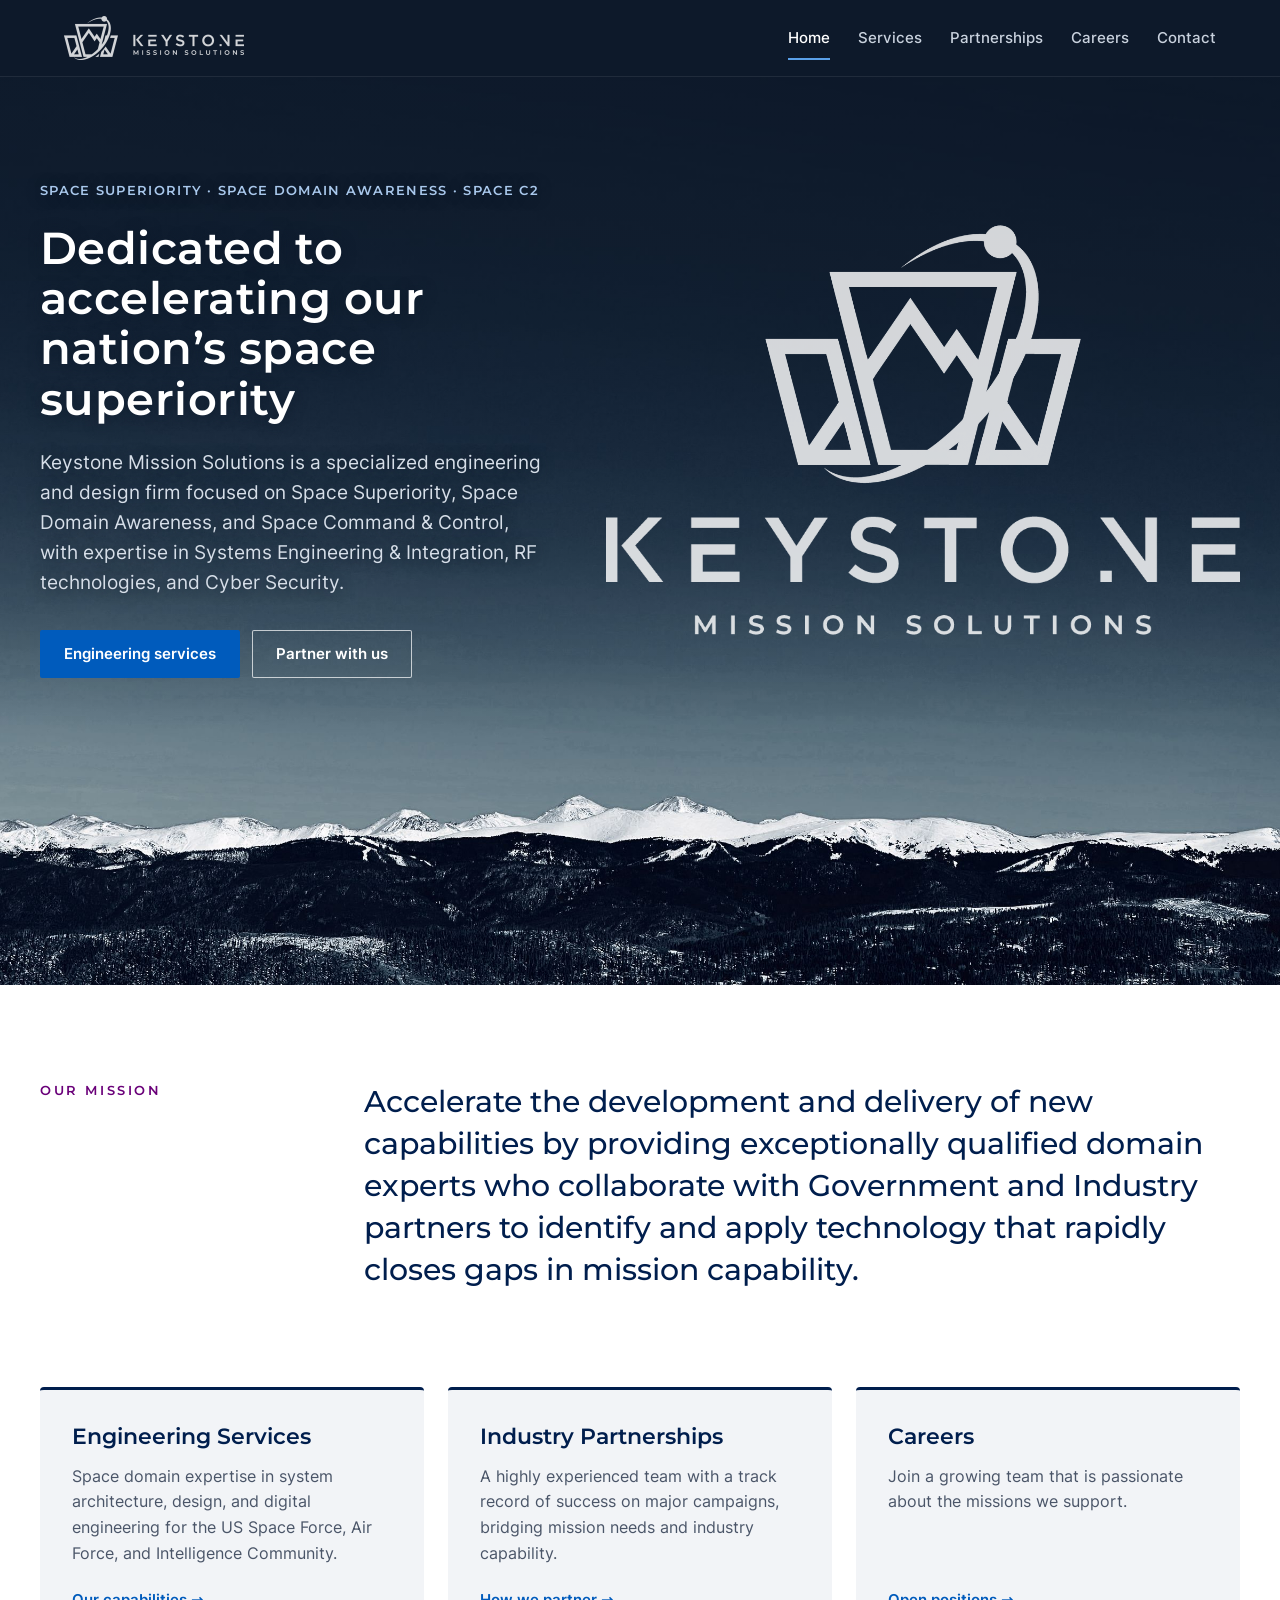
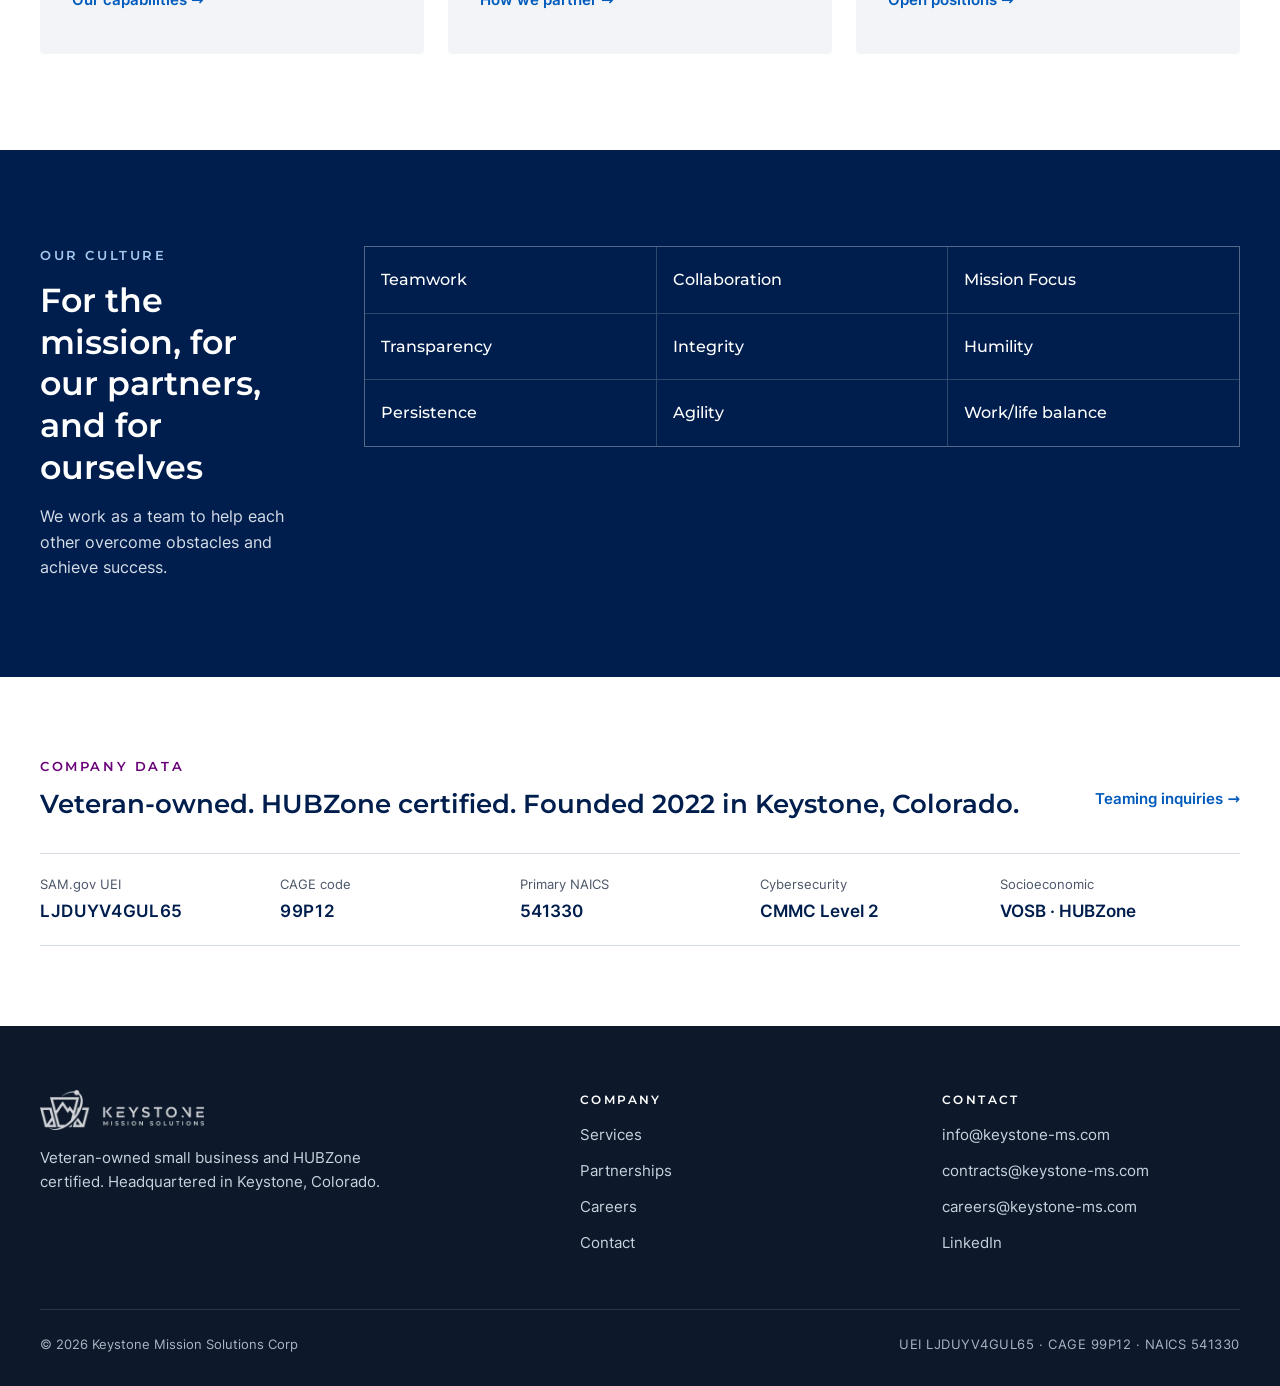
<file: index.html>
<!doctype html>
<html lang="en">
<head>
<meta charset="utf-8">
<meta name="viewport" content="width=device-width, initial-scale=1">
<meta http-equiv="Content-Security-Policy" content="default-src 'self'; img-src 'self'; style-src 'self'; font-src 'self'; script-src 'self'; connect-src 'none'; object-src 'none'; frame-src 'none'; base-uri 'self'; form-action 'none'">
<meta name="referrer" content="strict-origin-when-cross-origin">
<title>Keystone Mission Solutions | Space Engineering & Mission Solutions</title>
<meta name="description" content="Keystone Mission Solutions is a veteran-owned, HUBZone-certified engineering and design firm focused on Space Superiority, Space Domain Awareness, and Space Command & Control.">
<link rel="canonical" href="https://keystone-ms.com/">
<meta property="og:type" content="website">
<meta property="og:site_name" content="Keystone Mission Solutions">
<meta property="og:title" content="Keystone Mission Solutions | Space Engineering & Mission Solutions">
<meta property="og:description" content="Keystone Mission Solutions is a veteran-owned, HUBZone-certified engineering and design firm focused on Space Superiority, Space Domain Awareness, and Space Command & Control.">
<meta property="og:url" content="https://keystone-ms.com/">
<meta property="og:image" content="https://keystone-ms.com/assets/img/og-image.jpg">
<meta name="twitter:card" content="summary_large_image">
<link rel="icon" href="favicon.ico" sizes="any">
<link rel="icon" type="image/png" href="assets/img/favicon-32.png">
<link rel="apple-touch-icon" href="assets/img/apple-touch-icon.png">
<link rel="preload" href="assets/fonts/montserrat-latin-600-normal.woff2" as="font" type="font/woff2" crossorigin>
<link rel="stylesheet" href="assets/css/site.css">
<script src="assets/js/site.js" defer></script>
</head>
<body>
<a class="skip" href="#main">Skip to content</a>
<header class="site-header">
  <div class="site-header__inner">
    <a class="site-header__logo" href="./" aria-label="Keystone Mission Solutions home"><img src="assets/img/logo-horizontal-white.png" alt="Keystone Mission Solutions" width="180" height="44"></a>
    <nav aria-label="Main">
      <ul class="nav">
        <li><a href="./" aria-current="page">Home</a></li>
        <li><a href="services.html">Services</a></li>
        <li><a href="partnerships.html">Partnerships</a></li>
        <li><a href="careers.html">Careers</a></li>
        <li><a href="contact.html">Contact</a></li>
      </ul>
    </nav>
  </div>
</header>
<main id="main">

<section class="hero">
  <div class="wrap hero__inner">
    <div class="hero__text stack">
      <p class="eyebrow eyebrow--light">Space Superiority &middot; Space Domain Awareness &middot; Space C2</p>
      <h1 class="h1 h1--hero">Dedicated to accelerating our nation&rsquo;s space superiority</h1>
      <p class="lead lead--dark">Keystone Mission Solutions is a specialized engineering and design firm focused on Space Superiority, Space Domain Awareness, and Space Command &amp; Control, with expertise in Systems Engineering &amp; Integration, RF technologies, and Cyber Security.</p>
      <div class="btn-row">
        <a class="btn btn--primary" href="services.html">Engineering services</a>
        <a class="btn btn--ghost" href="partnerships.html">Partner with us</a>
      </div>
    </div>
    <div class="hero__logo lockup">
      <div class="assemble" aria-hidden="true">
        <img class="k" src="assets/img/mark-keystone.png" alt="" width="600" height="492">
        <img class="ks" src="assets/img/mark-keystone-solid.png" alt="" width="600" height="492">
        <img class="m" src="assets/img/mark-mountain.png" alt="" width="600" height="492">
        <img class="n" src="assets/img/mark-notch.png" alt="" width="600" height="492">
        <img class="o" src="assets/img/mark-orbit.png" alt="" width="600" height="492">
      </div>
      <img class="lockup__word" src="assets/img/wordmark-white.png" alt="Keystone Mission Solutions" width="936" height="181">
    </div>
  </div>
</section>

<section class="sec">
  <div class="wrap split">
    <p class="eyebrow split__side">Our mission</p>
    <p class="statement split__main">Accelerate the development and delivery of new capabilities by providing exceptionally qualified domain experts who collaborate with Government and Industry partners to identify and apply technology that rapidly closes gaps in mission capability.</p>
  </div>
</section>

<section class="sec sec--top0">
  <div class="wrap cards">
    <article class="card card--rule">
      <h2 class="h3">Engineering Services</h2>
      <p class="grow muted">Space domain expertise in system architecture, design, and digital engineering for the US Space Force, Air Force, and Intelligence Community.</p>
      <a class="text-link" href="services.html">Our capabilities &rarr;</a>
    </article>
    <article class="card card--rule">
      <h2 class="h3">Industry Partnerships</h2>
      <p class="grow muted">A highly experienced team with a track record of success on major campaigns, bridging mission needs and industry capability.</p>
      <a class="text-link" href="partnerships.html">How we partner &rarr;</a>
    </article>
    <article class="card card--rule">
      <h2 class="h3">Careers</h2>
      <p class="grow muted">Join a growing team that is passionate about the missions we support.</p>
      <a class="text-link" href="careers.html">Open positions &rarr;</a>
    </article>
  </div>
</section>

<section class="sec sec--navy">
  <div class="wrap split split--wide-gap">
    <div class="split__side stack stack--md">
      <p class="eyebrow eyebrow--light">Our culture</p>
      <h2 class="h2 h2--fluid">For the mission, for our partners, and for ourselves</h2>
      <p class="soft">We work as a team to help each other overcome obstacles and achieve success.</p>
    </div>
    <ul class="tiles tiles--3 tiles--dark tiles--values flex-main">
      <li>Teamwork</li><li>Collaboration</li><li>Mission Focus</li>
      <li>Transparency</li><li>Integrity</li><li>Humility</li>
      <li>Persistence</li><li>Agility</li><li>Work/life balance</li>
    </ul>
  </div>
</section>

<section class="sec sec--tight" aria-labelledby="company-data">
  <div class="wrap stack stack--lg">
    <div class="data-head">
      <div class="stack stack--sm">
        <p class="eyebrow">Company data</p>
        <h2 class="h2 h2--sm" id="company-data">Veteran-owned. HUBZone certified. Founded 2022 in Keystone, Colorado.</h2>
      </div>
      <a class="text-link" href="contact.html">Teaming inquiries &rarr;</a>
    </div>
    <dl class="data">
      <div><dt>SAM.gov UEI</dt><dd class="code">LJDUYV4GUL65</dd></div>
      <div><dt>CAGE code</dt><dd class="code">99P12</dd></div>
      <div><dt>Primary NAICS</dt><dd>541330</dd></div>
      <div><dt>Cybersecurity</dt><dd>CMMC Level 2</dd></div>
      <div><dt>Socioeconomic</dt><dd>VOSB &middot; HUBZone</dd></div>
    </dl>
  </div>
</section>
</main>
<footer class="site-footer">
  <div class="wrap">
    <div class="site-footer__cols">
      <div class="site-footer__brand">
        <img src="assets/img/logo-horizontal-white.png" alt="Keystone Mission Solutions" width="163" height="40">
        <p>Veteran-owned small business and HUBZone certified. Headquartered in Keystone, Colorado.</p>
      </div>
      <nav class="site-footer__col" aria-label="Footer">
        <h2>Company</h2>
        <ul>
          <li><a href="services.html">Services</a></li>
          <li><a href="partnerships.html">Partnerships</a></li>
          <li><a href="careers.html">Careers</a></li>
          <li><a href="contact.html">Contact</a></li>
        </ul>
      </nav>
      <div class="site-footer__col">
        <h2>Contact</h2>
        <ul>
          <li><a data-user="info" href="contact.html">info [at] keystone-ms.com</a></li>
          <li><a data-user="contracts" href="contact.html">contracts [at] keystone-ms.com</a></li>
          <li><a data-user="careers" href="contact.html">careers [at] keystone-ms.com</a></li>
          <li><a href="https://www.linkedin.com/company/keystone-ms" rel="noopener">LinkedIn</a></li>
        </ul>
      </div>
    </div>
    <div class="site-footer__base">
      <p>&copy; 2026 Keystone Mission Solutions Corp</p>
      <p class="code">UEI LJDUYV4GUL65 &middot; CAGE 99P12 &middot; NAICS 541330</p>
    </div>
  </div>
</footer>
</body>
</html>
</file>
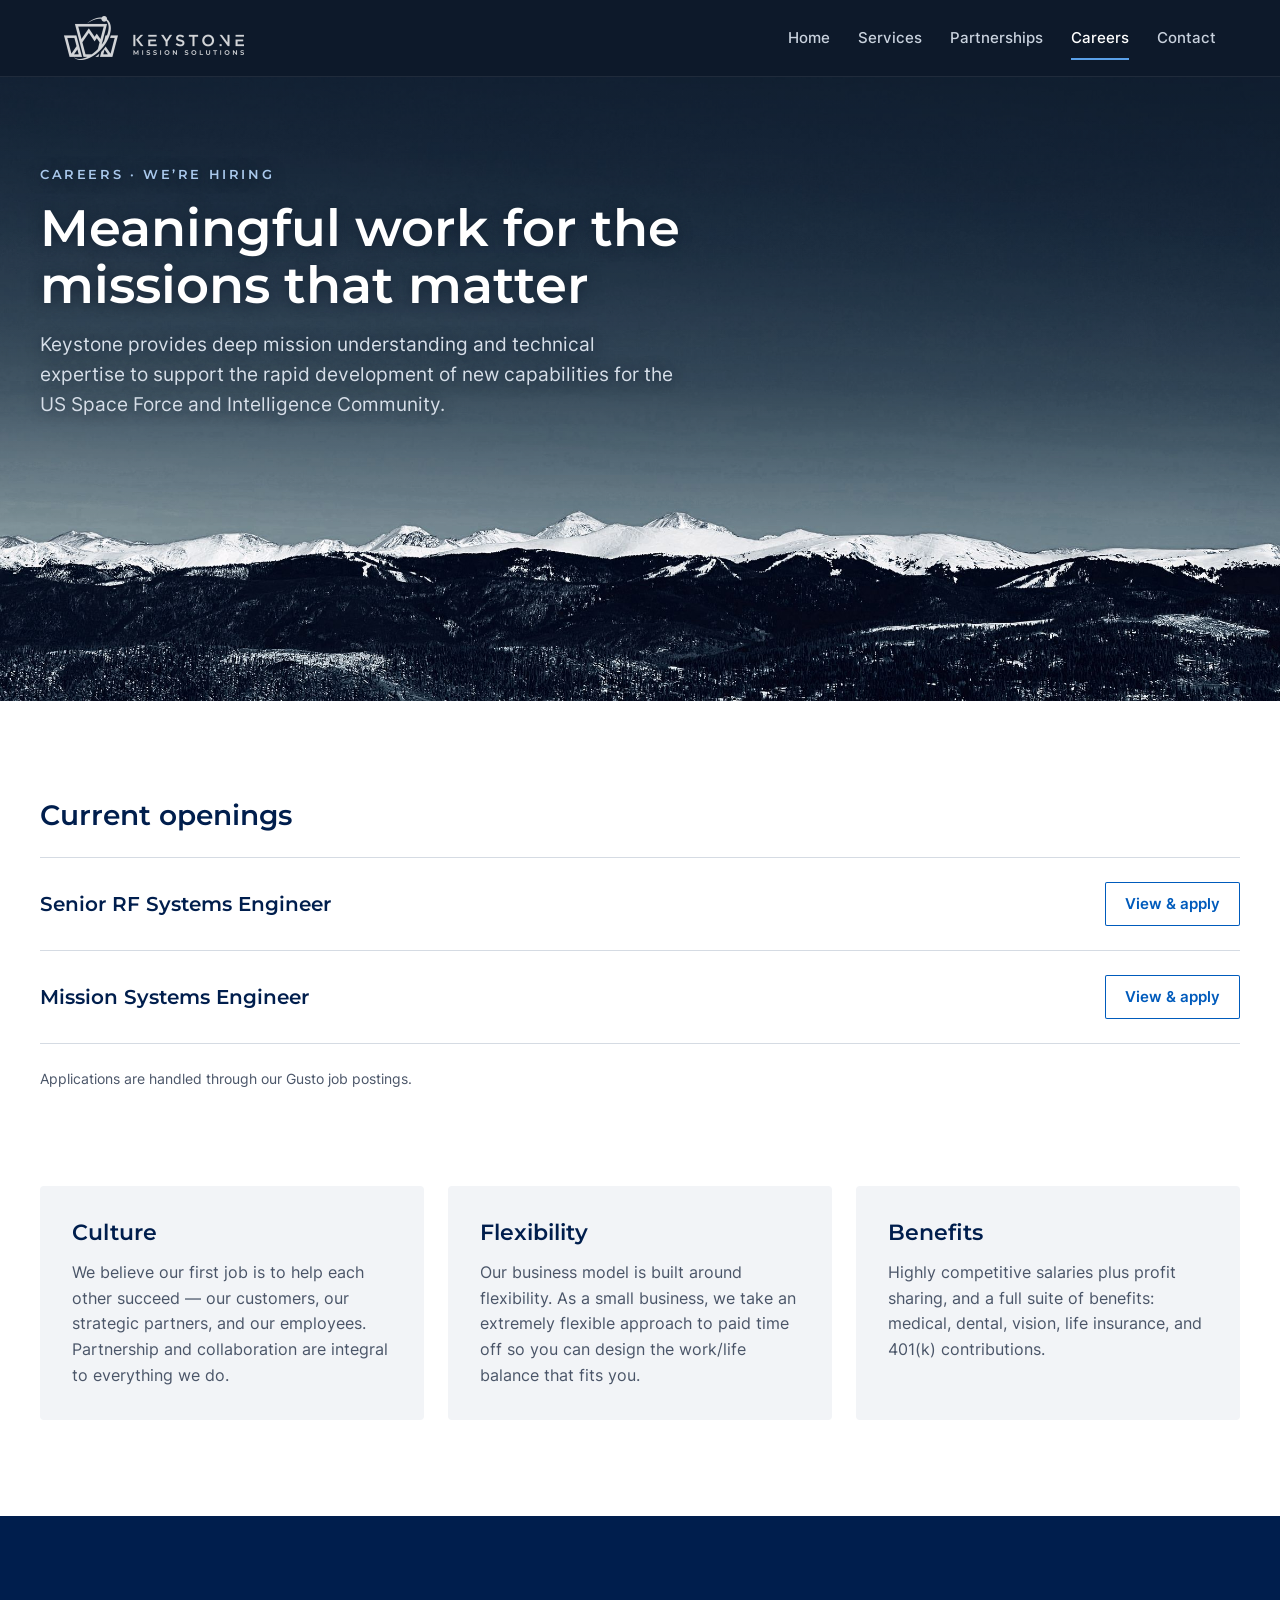
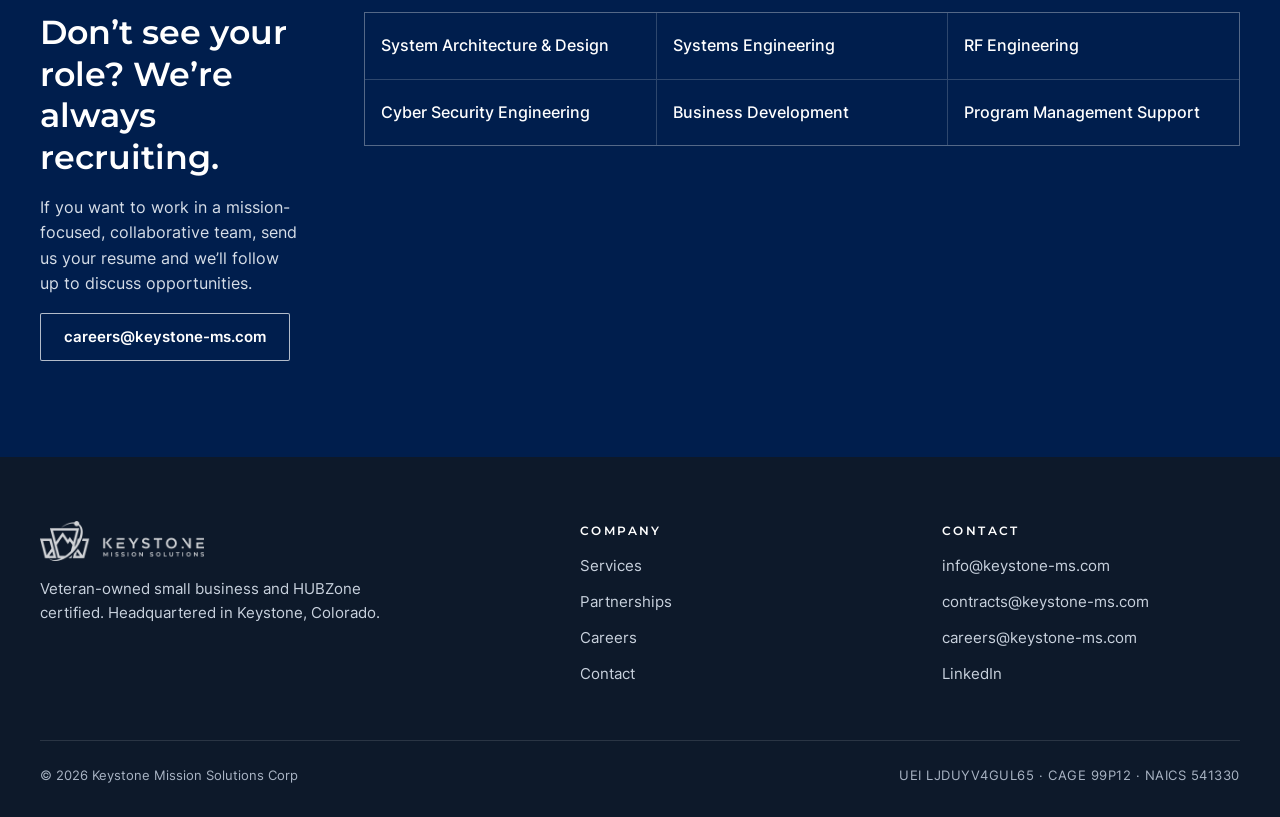
<file: careers.html>
<!doctype html>
<html lang="en">
<head>
<meta charset="utf-8">
<meta name="viewport" content="width=device-width, initial-scale=1">
<meta http-equiv="Content-Security-Policy" content="default-src 'self'; img-src 'self'; style-src 'self'; font-src 'self'; script-src 'self'; connect-src 'none'; object-src 'none'; frame-src 'none'; base-uri 'self'; form-action 'none'">
<meta name="referrer" content="strict-origin-when-cross-origin">
<title>Careers | Keystone Mission Solutions</title>
<meta name="description" content="Join Keystone Mission Solutions: mission-focused engineering work for the US Space Force and Intelligence Community, with flexible PTO, profit sharing, and full benefits.">
<link rel="canonical" href="https://keystone-ms.com/careers.html">
<meta property="og:type" content="website">
<meta property="og:site_name" content="Keystone Mission Solutions">
<meta property="og:title" content="Careers | Keystone Mission Solutions">
<meta property="og:description" content="Join Keystone Mission Solutions: mission-focused engineering work for the US Space Force and Intelligence Community, with flexible PTO, profit sharing, and full benefits.">
<meta property="og:url" content="https://keystone-ms.com/careers.html">
<meta property="og:image" content="https://keystone-ms.com/assets/img/og-image.jpg">
<meta name="twitter:card" content="summary_large_image">
<link rel="icon" href="favicon.ico" sizes="any">
<link rel="icon" type="image/png" href="assets/img/favicon-32.png">
<link rel="apple-touch-icon" href="assets/img/apple-touch-icon.png">
<link rel="preload" href="assets/fonts/montserrat-latin-600-normal.woff2" as="font" type="font/woff2" crossorigin>
<link rel="stylesheet" href="assets/css/site.css">
<script src="assets/js/site.js" defer></script>
</head>
<body>
<a class="skip" href="#main">Skip to content</a>
<header class="site-header">
  <div class="site-header__inner">
    <a class="site-header__logo" href="./" aria-label="Keystone Mission Solutions home"><img src="assets/img/logo-horizontal-white.png" alt="Keystone Mission Solutions" width="180" height="44"></a>
    <nav aria-label="Main">
      <ul class="nav">
        <li><a href="./">Home</a></li>
        <li><a href="services.html">Services</a></li>
        <li><a href="partnerships.html">Partnerships</a></li>
        <li><a href="careers.html" aria-current="page">Careers</a></li>
        <li><a href="contact.html">Contact</a></li>
      </ul>
    </nav>
  </div>
</header>
<main id="main">

<section class="band">
  <div class="wrap stack">
    <p class="eyebrow eyebrow--light">Careers &middot; We&rsquo;re hiring</p>
    <h1 class="h1">Meaningful work for the missions that matter</h1>
    <p class="lead lead--dark">Keystone provides deep mission understanding and technical expertise to support the rapid development of new capabilities for the US Space Force and Intelligence Community.</p>
  </div>
</section>

<section class="sec" aria-labelledby="openings">
  <div class="wrap stack">
    <h2 class="h2" id="openings">Current openings</h2>
    <ul class="jobs">
      <li>
        <span class="title">Senior RF Systems Engineer</span>
        <a class="btn btn--outline" href="https://jobs.gusto.com/postings/keystone-mission-solutions-corp-senior-rf-systems-engineer-ff71f97b-5548-4f24-87d1-8d5c9e5fcfb9" rel="noopener">View &amp; apply<span class="skip-text"> for Senior RF Systems Engineer</span></a>
      </li>
      <li>
        <span class="title">Mission Systems Engineer</span>
        <a class="btn btn--outline" href="https://jobs.gusto.com/postings/keystone-mission-solutions-corp-mission-systems-engineer-25c62b29-b1dc-4fe7-bd46-a783856ef5c4" rel="noopener">View &amp; apply<span class="skip-text"> for Mission Systems Engineer</span></a>
      </li>
    </ul>
    <p class="small muted">Applications are handled through our Gusto job postings.</p>
  </div>
</section>

<section class="sec sec--top0">
  <div class="wrap cards">
    <article class="card">
      <h3 class="h3">Culture</h3>
      <p class="muted">We believe our first job is to help each other succeed &mdash; our customers, our strategic partners, and our employees. Partnership and collaboration are integral to everything we do.</p>
    </article>
    <article class="card">
      <h3 class="h3">Flexibility</h3>
      <p class="muted">Our business model is built around flexibility. As a small business, we take an extremely flexible approach to paid time off so you can design the work/life balance that fits you.</p>
    </article>
    <article class="card">
      <h3 class="h3">Benefits</h3>
      <p class="muted">Highly competitive salaries plus profit sharing, and a full suite of benefits: medical, dental, vision, life insurance, and 401(k) contributions.</p>
    </article>
  </div>
</section>

<section class="sec sec--navy">
  <div class="wrap split split--wide-gap">
    <div class="split__side stack stack--md">
      <h2 class="h2 h2--fluid">Don&rsquo;t see your role? We&rsquo;re always recruiting.</h2>
      <p class="soft">If you want to work in a mission-focused, collaborative team, send us your resume and we&rsquo;ll follow up to discuss opportunities.</p>
      <p><a data-user="careers" class="btn btn--ghost" href="contact.html">careers [at] keystone-ms.com</a></p>
    </div>
    <ul class="tiles tiles--220 tiles--dark flex-main">
      <li>System Architecture &amp; Design</li>
      <li>Systems Engineering</li>
      <li>RF Engineering</li>
      <li>Cyber Security Engineering</li>
      <li>Business Development</li>
      <li>Program Management Support</li>
    </ul>
  </div>
</section>
</main>
<footer class="site-footer">
  <div class="wrap">
    <div class="site-footer__cols">
      <div class="site-footer__brand">
        <img src="assets/img/logo-horizontal-white.png" alt="Keystone Mission Solutions" width="163" height="40">
        <p>Veteran-owned small business and HUBZone certified. Headquartered in Keystone, Colorado.</p>
      </div>
      <nav class="site-footer__col" aria-label="Footer">
        <h2>Company</h2>
        <ul>
          <li><a href="services.html">Services</a></li>
          <li><a href="partnerships.html">Partnerships</a></li>
          <li><a href="careers.html">Careers</a></li>
          <li><a href="contact.html">Contact</a></li>
        </ul>
      </nav>
      <div class="site-footer__col">
        <h2>Contact</h2>
        <ul>
          <li><a data-user="info" href="contact.html">info [at] keystone-ms.com</a></li>
          <li><a data-user="contracts" href="contact.html">contracts [at] keystone-ms.com</a></li>
          <li><a data-user="careers" href="contact.html">careers [at] keystone-ms.com</a></li>
          <li><a href="https://www.linkedin.com/company/keystone-ms" rel="noopener">LinkedIn</a></li>
        </ul>
      </div>
    </div>
    <div class="site-footer__base">
      <p>&copy; 2026 Keystone Mission Solutions Corp</p>
      <p class="code">UEI LJDUYV4GUL65 &middot; CAGE 99P12 &middot; NAICS 541330</p>
    </div>
  </div>
</footer>
</body>
</html>
</file>
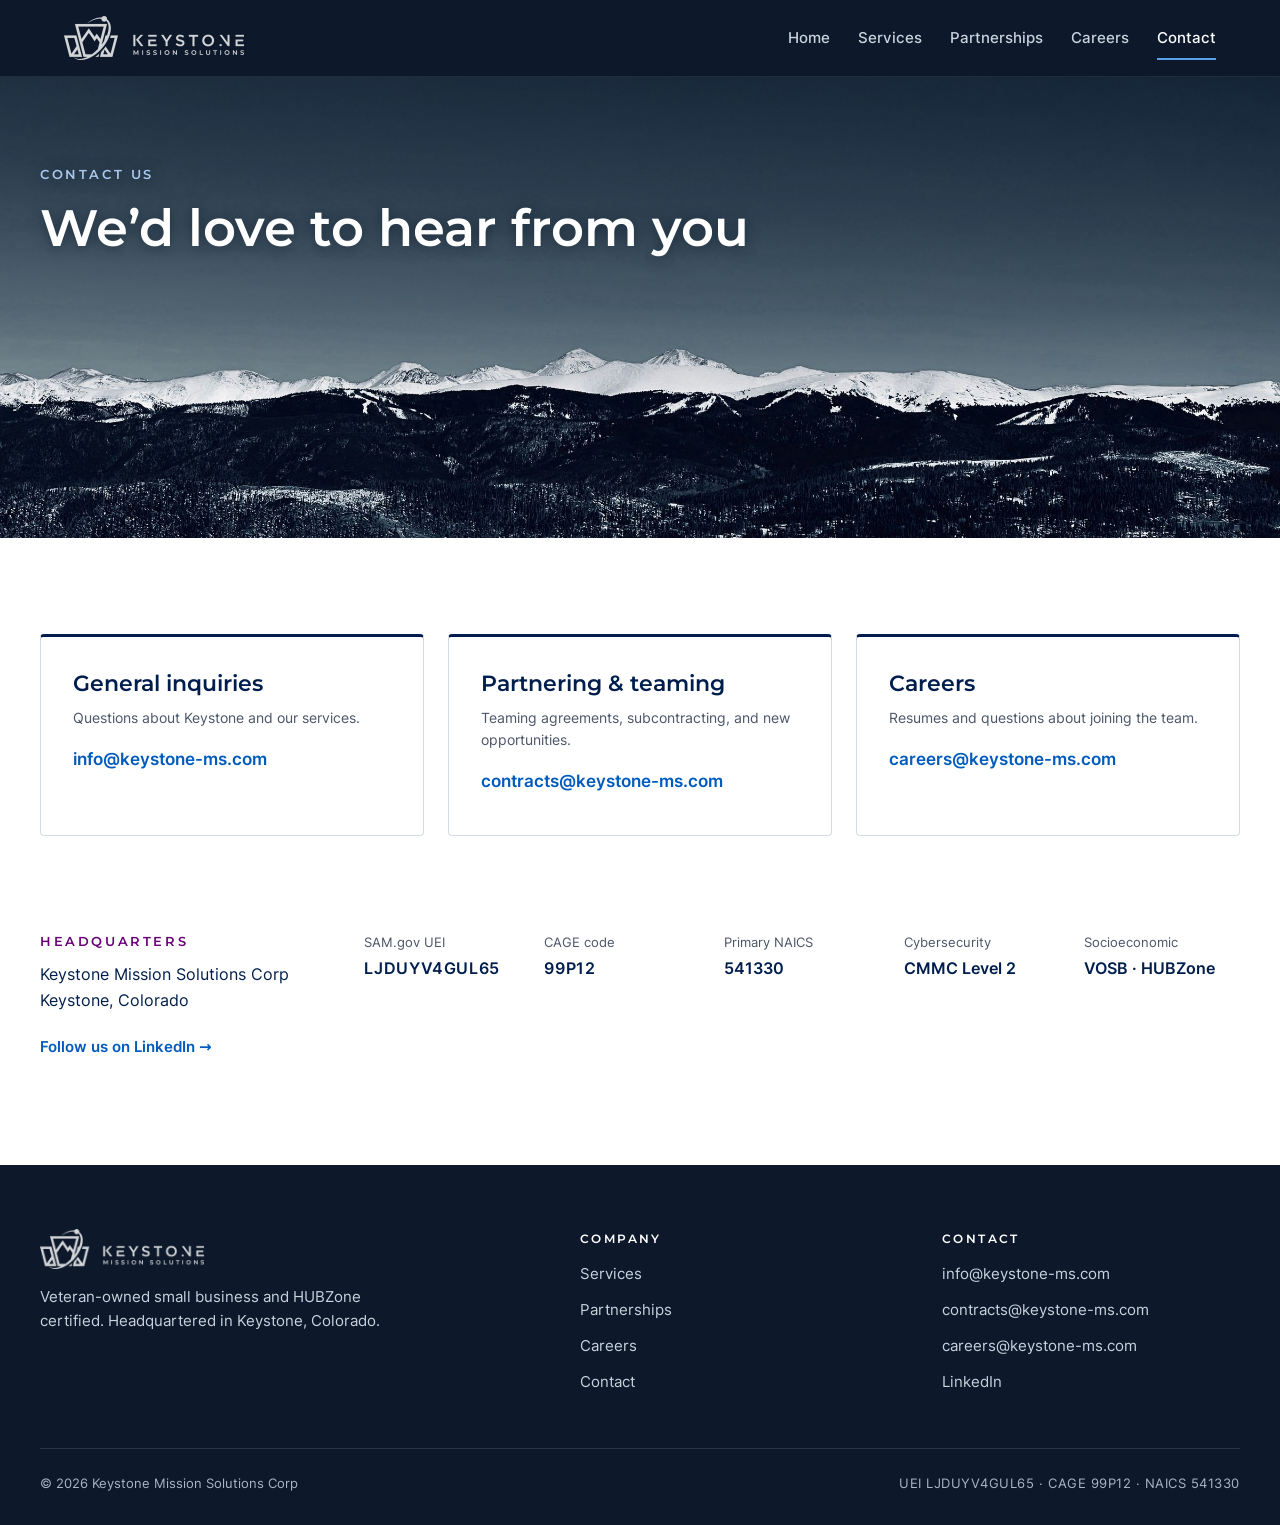
<file: contact-us.html>
<!doctype html>
<html lang="en">
<head>
<meta charset="utf-8">
<meta name="robots" content="noindex">
<meta http-equiv="refresh" content="0; url=contact.html">
<link rel="canonical" href="https://keystone-ms.com/contact.html">
<title>Contact | Keystone Mission Solutions</title>
</head>
<body>
<p>This page has moved to <a href="contact.html">keystone-ms.com/contact.html</a>.</p>
</body>
</html>
</file>
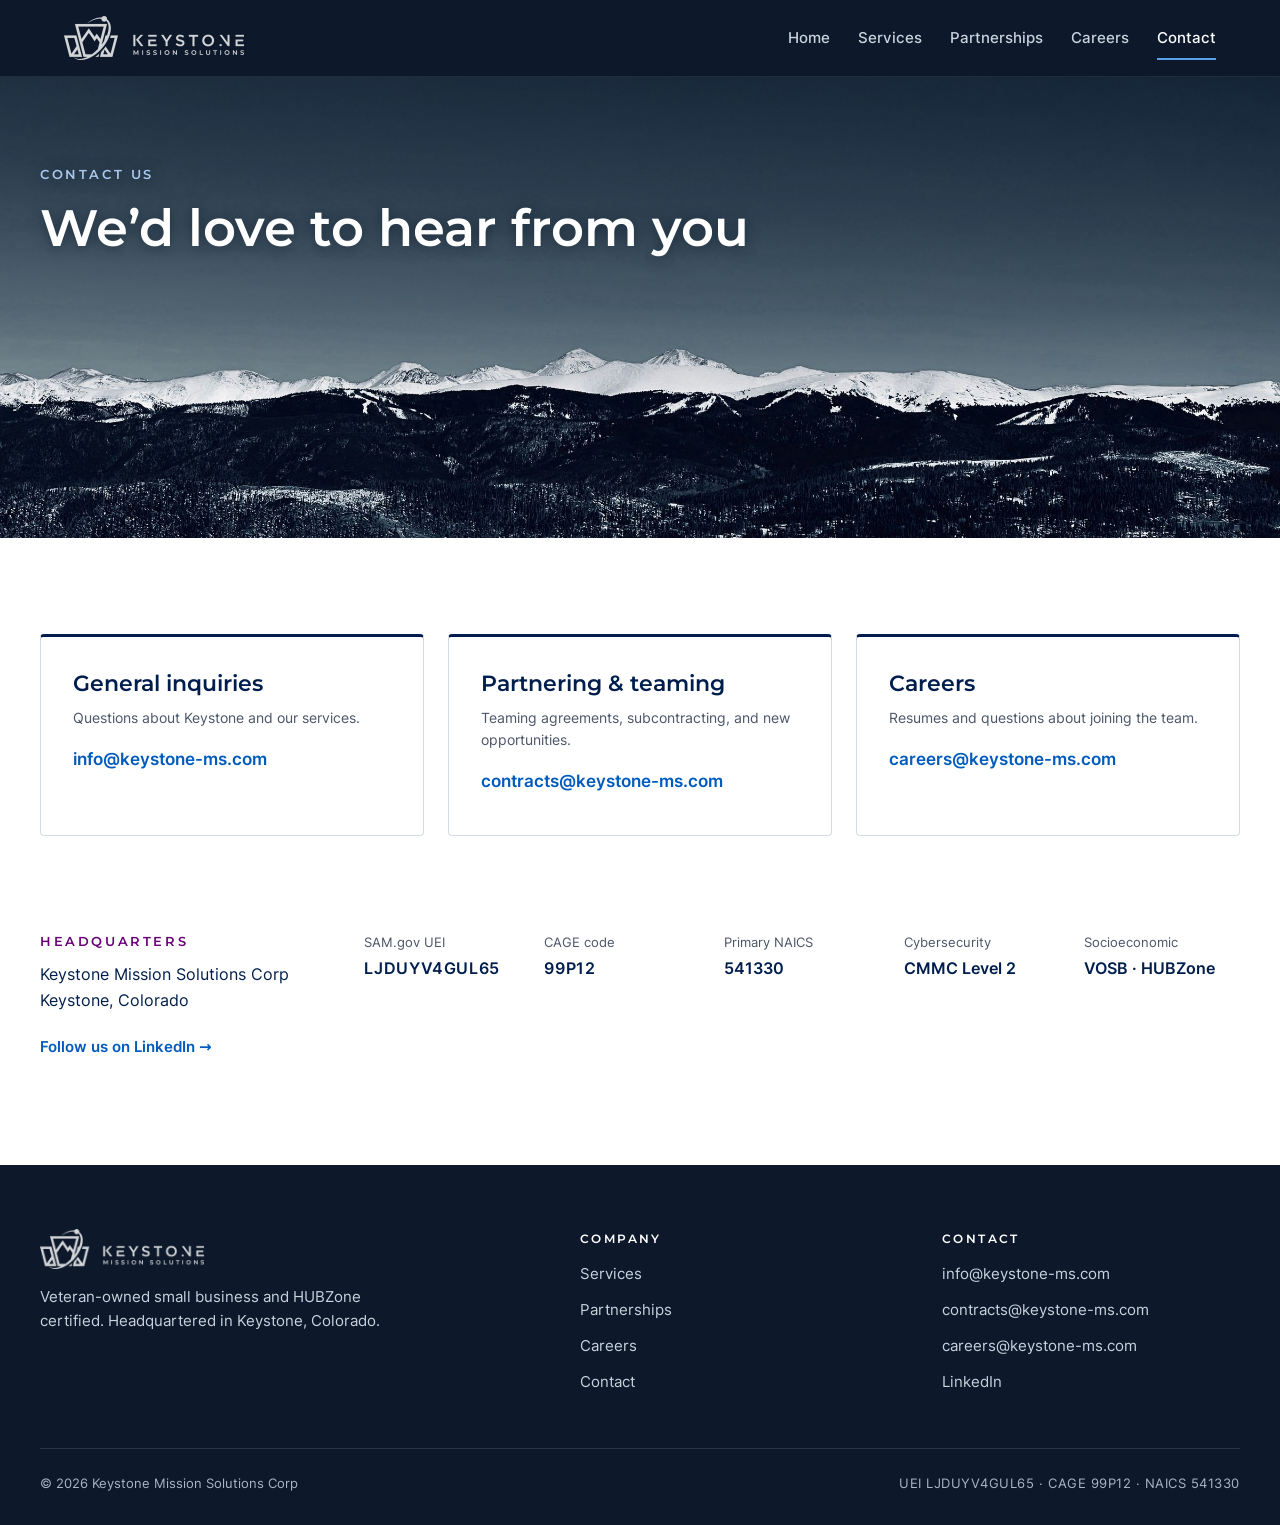
<file: contact.html>
<!doctype html>
<html lang="en">
<head>
<meta charset="utf-8">
<meta name="viewport" content="width=device-width, initial-scale=1">
<meta http-equiv="Content-Security-Policy" content="default-src 'self'; img-src 'self'; style-src 'self'; font-src 'self'; script-src 'self'; connect-src 'none'; object-src 'none'; frame-src 'none'; base-uri 'self'; form-action 'none'">
<meta name="referrer" content="strict-origin-when-cross-origin">
<title>Contact | Keystone Mission Solutions</title>
<meta name="description" content="Contact Keystone Mission Solutions for general inquiries, partnering and teaming, or careers.">
<link rel="canonical" href="https://keystone-ms.com/contact.html">
<meta property="og:type" content="website">
<meta property="og:site_name" content="Keystone Mission Solutions">
<meta property="og:title" content="Contact | Keystone Mission Solutions">
<meta property="og:description" content="Contact Keystone Mission Solutions for general inquiries, partnering and teaming, or careers.">
<meta property="og:url" content="https://keystone-ms.com/contact.html">
<meta property="og:image" content="https://keystone-ms.com/assets/img/og-image.jpg">
<meta name="twitter:card" content="summary_large_image">
<link rel="icon" href="favicon.ico" sizes="any">
<link rel="icon" type="image/png" href="assets/img/favicon-32.png">
<link rel="apple-touch-icon" href="assets/img/apple-touch-icon.png">
<link rel="preload" href="assets/fonts/montserrat-latin-600-normal.woff2" as="font" type="font/woff2" crossorigin>
<link rel="stylesheet" href="assets/css/site.css">
<script src="assets/js/site.js" defer></script>
</head>
<body>
<a class="skip" href="#main">Skip to content</a>
<header class="site-header">
  <div class="site-header__inner">
    <a class="site-header__logo" href="./" aria-label="Keystone Mission Solutions home"><img src="assets/img/logo-horizontal-white.png" alt="Keystone Mission Solutions" width="180" height="44"></a>
    <nav aria-label="Main">
      <ul class="nav">
        <li><a href="./">Home</a></li>
        <li><a href="services.html">Services</a></li>
        <li><a href="partnerships.html">Partnerships</a></li>
        <li><a href="careers.html">Careers</a></li>
        <li><a href="contact.html" aria-current="page">Contact</a></li>
      </ul>
    </nav>
  </div>
</header>
<main id="main">

<section class="band">
  <div class="wrap stack">
    <p class="eyebrow eyebrow--light">Contact us</p>
    <h1 class="h1">We&rsquo;d love to hear from you</h1>
  </div>
</section>

<section class="sec">
  <div class="wrap cards">
    <div class="card card--outline">
      <h2 class="h3">General inquiries</h2>
      <p class="small muted">Questions about Keystone and our services.</p>
      <p class="email-line"><a data-user="info" href="contact.html">info [at] keystone-ms.com</a></p>
    </div>
    <div class="card card--outline">
      <h2 class="h3">Partnering &amp; teaming</h2>
      <p class="small muted">Teaming agreements, subcontracting, and new opportunities.</p>
      <p class="email-line"><a data-user="contracts" href="contact.html">contracts [at] keystone-ms.com</a></p>
    </div>
    <div class="card card--outline">
      <h2 class="h3">Careers</h2>
      <p class="small muted">Resumes and questions about joining the team.</p>
      <p class="email-line"><a data-user="careers" href="contact.html">careers [at] keystone-ms.com</a></p>
    </div>
  </div>
</section>

<section class="sec sec--top0">
  <div class="wrap split split--wide-gap contact-base">
    <div class="split__side stack stack--sm">
      <h2 class="eyebrow">Headquarters</h2>
      <p>Keystone Mission Solutions Corp<br>Keystone, Colorado</p>
      <a class="text-link" href="https://www.linkedin.com/company/keystone-ms" rel="noopener">Follow us on LinkedIn &rarr;</a>
    </div>
    <dl class="data-plain split__main">
      <div><dt>SAM.gov UEI</dt><dd class="code">LJDUYV4GUL65</dd></div>
      <div><dt>CAGE code</dt><dd class="code">99P12</dd></div>
      <div><dt>Primary NAICS</dt><dd>541330</dd></div>
      <div><dt>Cybersecurity</dt><dd>CMMC Level 2</dd></div>
      <div><dt>Socioeconomic</dt><dd>VOSB &middot; HUBZone</dd></div>
    </dl>
  </div>
</section>
</main>
<footer class="site-footer">
  <div class="wrap">
    <div class="site-footer__cols">
      <div class="site-footer__brand">
        <img src="assets/img/logo-horizontal-white.png" alt="Keystone Mission Solutions" width="163" height="40">
        <p>Veteran-owned small business and HUBZone certified. Headquartered in Keystone, Colorado.</p>
      </div>
      <nav class="site-footer__col" aria-label="Footer">
        <h2>Company</h2>
        <ul>
          <li><a href="services.html">Services</a></li>
          <li><a href="partnerships.html">Partnerships</a></li>
          <li><a href="careers.html">Careers</a></li>
          <li><a href="contact.html">Contact</a></li>
        </ul>
      </nav>
      <div class="site-footer__col">
        <h2>Contact</h2>
        <ul>
          <li><a data-user="info" href="contact.html">info [at] keystone-ms.com</a></li>
          <li><a data-user="contracts" href="contact.html">contracts [at] keystone-ms.com</a></li>
          <li><a data-user="careers" href="contact.html">careers [at] keystone-ms.com</a></li>
          <li><a href="https://www.linkedin.com/company/keystone-ms" rel="noopener">LinkedIn</a></li>
        </ul>
      </div>
    </div>
    <div class="site-footer__base">
      <p>&copy; 2026 Keystone Mission Solutions Corp</p>
      <p class="code">UEI LJDUYV4GUL65 &middot; CAGE 99P12 &middot; NAICS 541330</p>
    </div>
  </div>
</footer>
</body>
</html>
</file>
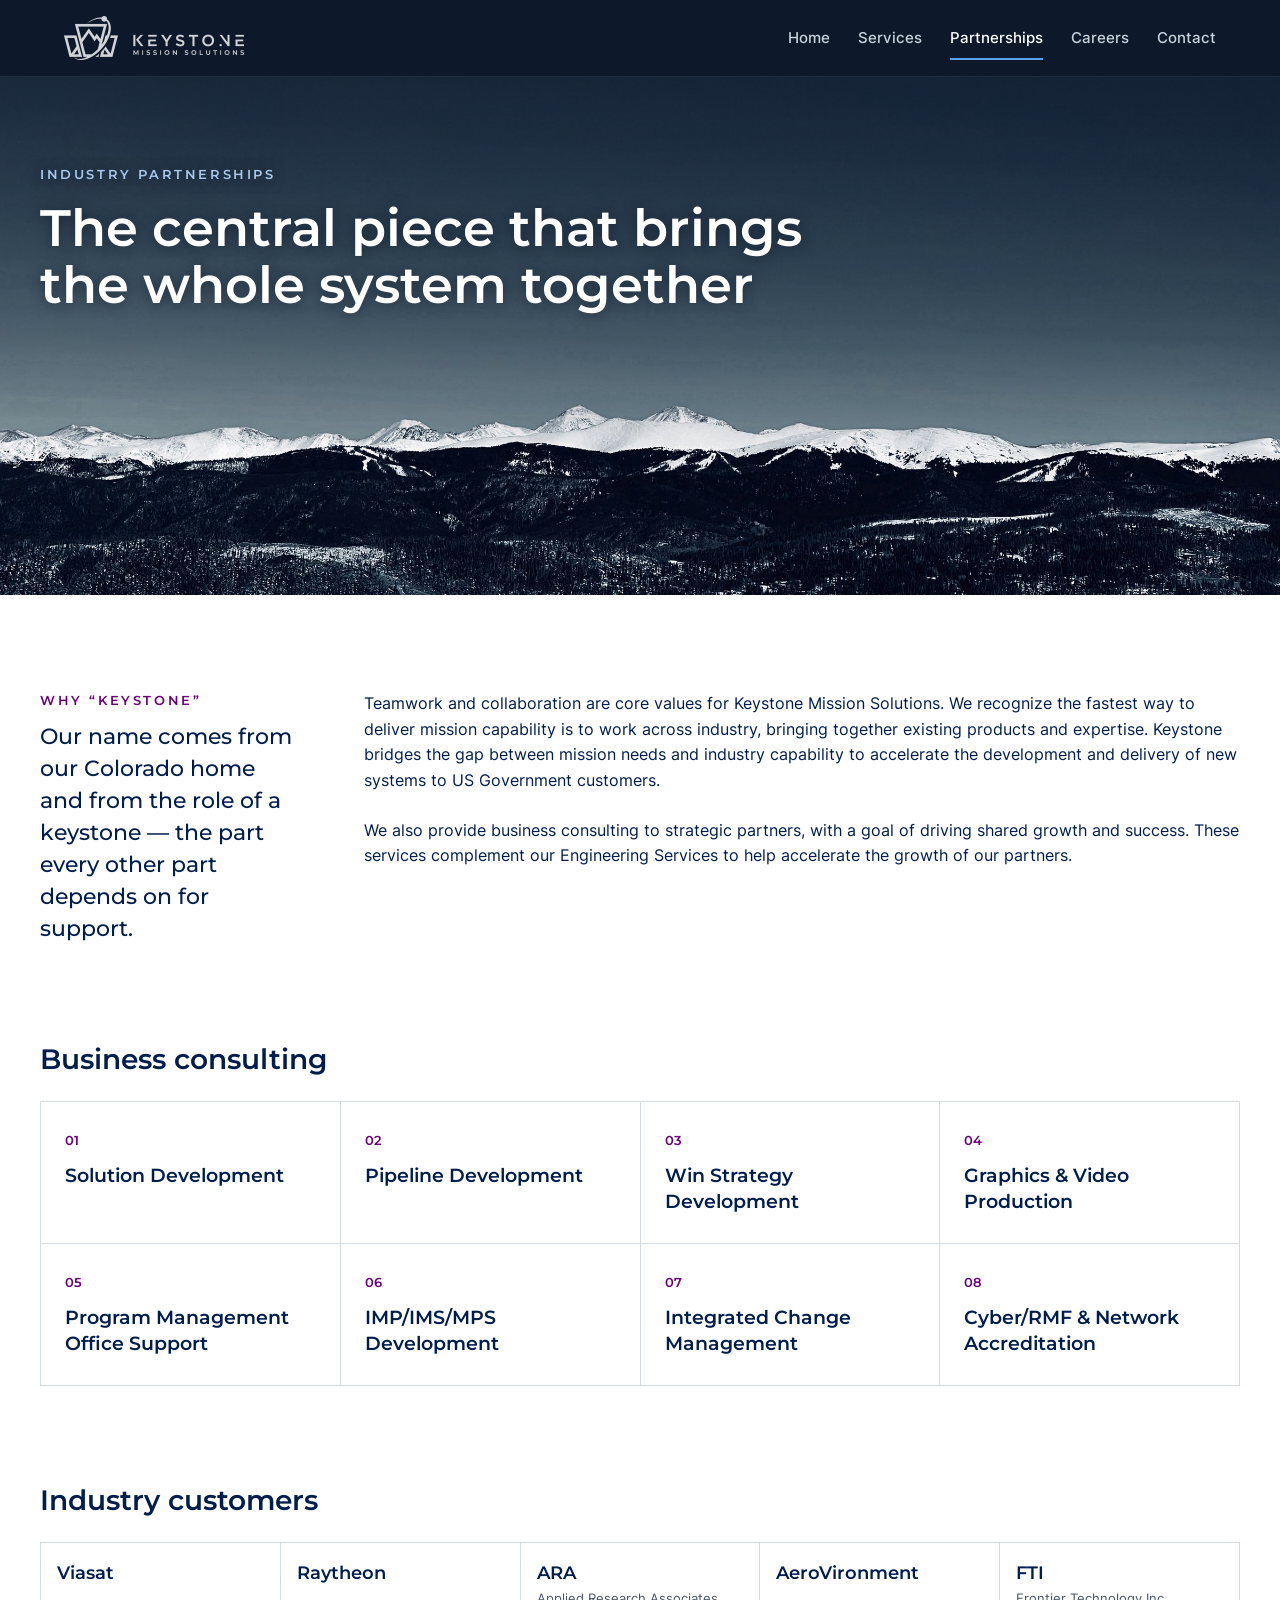
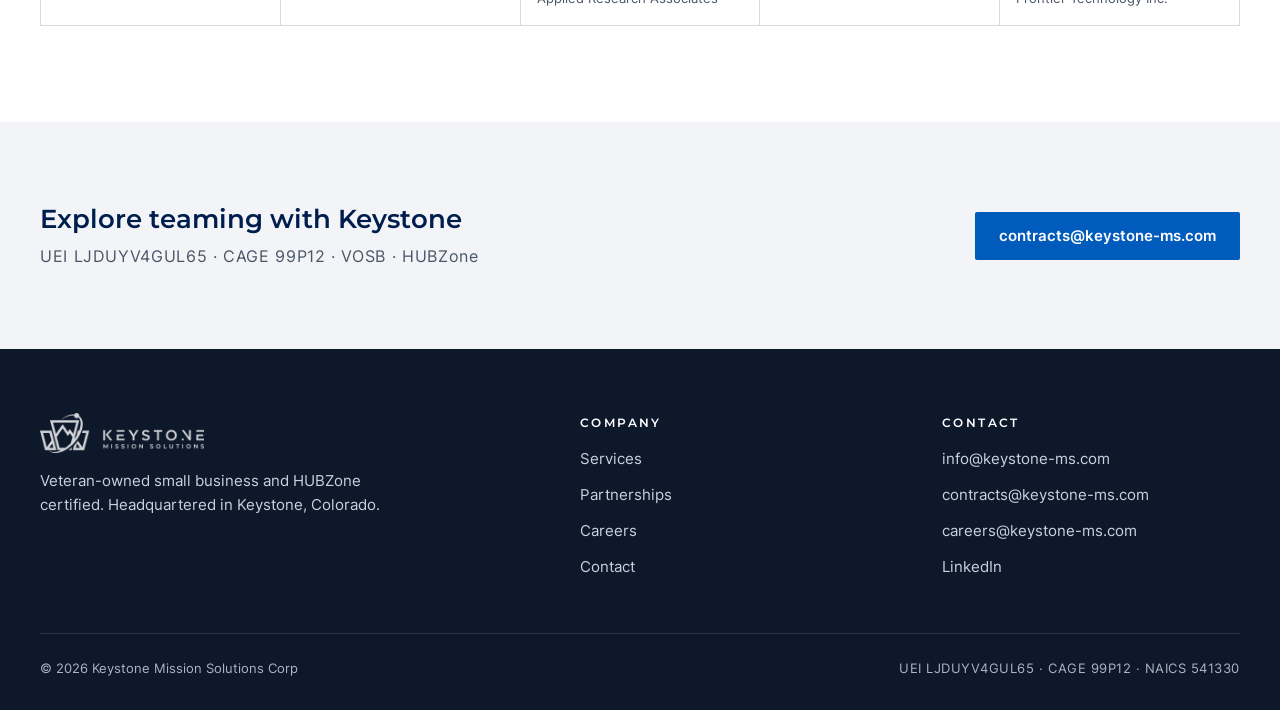
<file: partnerships.html>
<!doctype html>
<html lang="en">
<head>
<meta charset="utf-8">
<meta name="viewport" content="width=device-width, initial-scale=1">
<meta http-equiv="Content-Security-Policy" content="default-src 'self'; img-src 'self'; style-src 'self'; font-src 'self'; script-src 'self'; connect-src 'none'; object-src 'none'; frame-src 'none'; base-uri 'self'; form-action 'none'">
<meta name="referrer" content="strict-origin-when-cross-origin">
<title>Industry Partnerships | Keystone Mission Solutions</title>
<meta name="description" content="Keystone bridges mission needs and industry capability, and provides business consulting that helps strategic partners grow.">
<link rel="canonical" href="https://keystone-ms.com/partnerships.html">
<meta property="og:type" content="website">
<meta property="og:site_name" content="Keystone Mission Solutions">
<meta property="og:title" content="Industry Partnerships | Keystone Mission Solutions">
<meta property="og:description" content="Keystone bridges mission needs and industry capability, and provides business consulting that helps strategic partners grow.">
<meta property="og:url" content="https://keystone-ms.com/partnerships.html">
<meta property="og:image" content="https://keystone-ms.com/assets/img/og-image.jpg">
<meta name="twitter:card" content="summary_large_image">
<link rel="icon" href="favicon.ico" sizes="any">
<link rel="icon" type="image/png" href="assets/img/favicon-32.png">
<link rel="apple-touch-icon" href="assets/img/apple-touch-icon.png">
<link rel="preload" href="assets/fonts/montserrat-latin-600-normal.woff2" as="font" type="font/woff2" crossorigin>
<link rel="stylesheet" href="assets/css/site.css">
<script src="assets/js/site.js" defer></script>
</head>
<body>
<a class="skip" href="#main">Skip to content</a>
<header class="site-header">
  <div class="site-header__inner">
    <a class="site-header__logo" href="./" aria-label="Keystone Mission Solutions home"><img src="assets/img/logo-horizontal-white.png" alt="Keystone Mission Solutions" width="180" height="44"></a>
    <nav aria-label="Main">
      <ul class="nav">
        <li><a href="./">Home</a></li>
        <li><a href="services.html">Services</a></li>
        <li><a href="partnerships.html" aria-current="page">Partnerships</a></li>
        <li><a href="careers.html">Careers</a></li>
        <li><a href="contact.html">Contact</a></li>
      </ul>
    </nav>
  </div>
</header>
<main id="main">

<section class="band">
  <div class="wrap stack">
    <p class="eyebrow eyebrow--light">Industry partnerships</p>
    <h1 class="h1">The central piece that brings the whole system together</h1>
  </div>
</section>

<section class="sec">
  <div class="wrap split split--wide-gap">
    <div class="split__side stack stack--sm">
      <p class="eyebrow">Why &ldquo;Keystone&rdquo;</p>
      <p class="statement statement--sm">Our name comes from our Colorado home and from the role of a keystone &mdash; the part every other part depends on for support.</p>
    </div>
    <div class="split__main stack">
      <p>Teamwork and collaboration are core values for Keystone Mission Solutions. We recognize the fastest way to deliver mission capability is to work across industry, bringing together existing products and expertise. Keystone bridges the gap between mission needs and industry capability to accelerate the development and delivery of new systems to US Government customers.</p>
      <p>We also provide business consulting to strategic partners, with a goal of driving shared growth and success. These services complement our Engineering Services to help accelerate the growth of our partners.</p>
    </div>
  </div>
</section>

<section class="sec sec--top0">
  <div class="wrap stack">
    <h2 class="h2">Business consulting</h2>
    <ul class="tiles tiles--260 tiles--num">
      <li><span class="num">01</span><span class="name">Solution Development</span></li>
      <li><span class="num">02</span><span class="name">Pipeline Development</span></li>
      <li><span class="num">03</span><span class="name">Win Strategy Development</span></li>
      <li><span class="num">04</span><span class="name">Graphics &amp; Video Production</span></li>
      <li><span class="num">05</span><span class="name">Program Management Office Support</span></li>
      <li><span class="num">06</span><span class="name">IMP/IMS/MPS Development</span></li>
      <li><span class="num">07</span><span class="name">Integrated Change Management</span></li>
      <li><span class="num">08</span><span class="name">Cyber/RMF &amp; Network Accreditation</span></li>
    </ul>
  </div>
</section>

<section class="sec sec--top0" aria-labelledby="industry">
  <div class="wrap stack">
    <h2 class="h2" id="industry">Industry customers</h2>
    <ul class="tiles tiles--190 tiles--names">
      <li><span class="name">Viasat</span></li>
      <li><span class="name">Raytheon</span></li>
      <li><span class="name">ARA</span><span class="full">Applied Research Associates</span></li>
      <li><span class="name">AeroVironment</span></li>
      <li><span class="name">FTI</span><span class="full">Frontier Technology Inc.</span></li>
    </ul>
  </div>
</section>

<section class="sec sec--alt sec--tight">
  <div class="wrap cta">
    <div class="cta__text">
      <h2 class="h2 h2--sm">Explore teaming with Keystone</h2>
      <p class="muted code">UEI LJDUYV4GUL65 &middot; CAGE 99P12 &middot; VOSB &middot; HUBZone</p>
    </div>
    <a data-user="contracts" class="btn btn--primary" href="contact.html">contracts [at] keystone-ms.com</a>
  </div>
</section>
</main>
<footer class="site-footer">
  <div class="wrap">
    <div class="site-footer__cols">
      <div class="site-footer__brand">
        <img src="assets/img/logo-horizontal-white.png" alt="Keystone Mission Solutions" width="163" height="40">
        <p>Veteran-owned small business and HUBZone certified. Headquartered in Keystone, Colorado.</p>
      </div>
      <nav class="site-footer__col" aria-label="Footer">
        <h2>Company</h2>
        <ul>
          <li><a href="services.html">Services</a></li>
          <li><a href="partnerships.html">Partnerships</a></li>
          <li><a href="careers.html">Careers</a></li>
          <li><a href="contact.html">Contact</a></li>
        </ul>
      </nav>
      <div class="site-footer__col">
        <h2>Contact</h2>
        <ul>
          <li><a data-user="info" href="contact.html">info [at] keystone-ms.com</a></li>
          <li><a data-user="contracts" href="contact.html">contracts [at] keystone-ms.com</a></li>
          <li><a data-user="careers" href="contact.html">careers [at] keystone-ms.com</a></li>
          <li><a href="https://www.linkedin.com/company/keystone-ms" rel="noopener">LinkedIn</a></li>
        </ul>
      </div>
    </div>
    <div class="site-footer__base">
      <p>&copy; 2026 Keystone Mission Solutions Corp</p>
      <p class="code">UEI LJDUYV4GUL65 &middot; CAGE 99P12 &middot; NAICS 541330</p>
    </div>
  </div>
</footer>
</body>
</html>
</file>
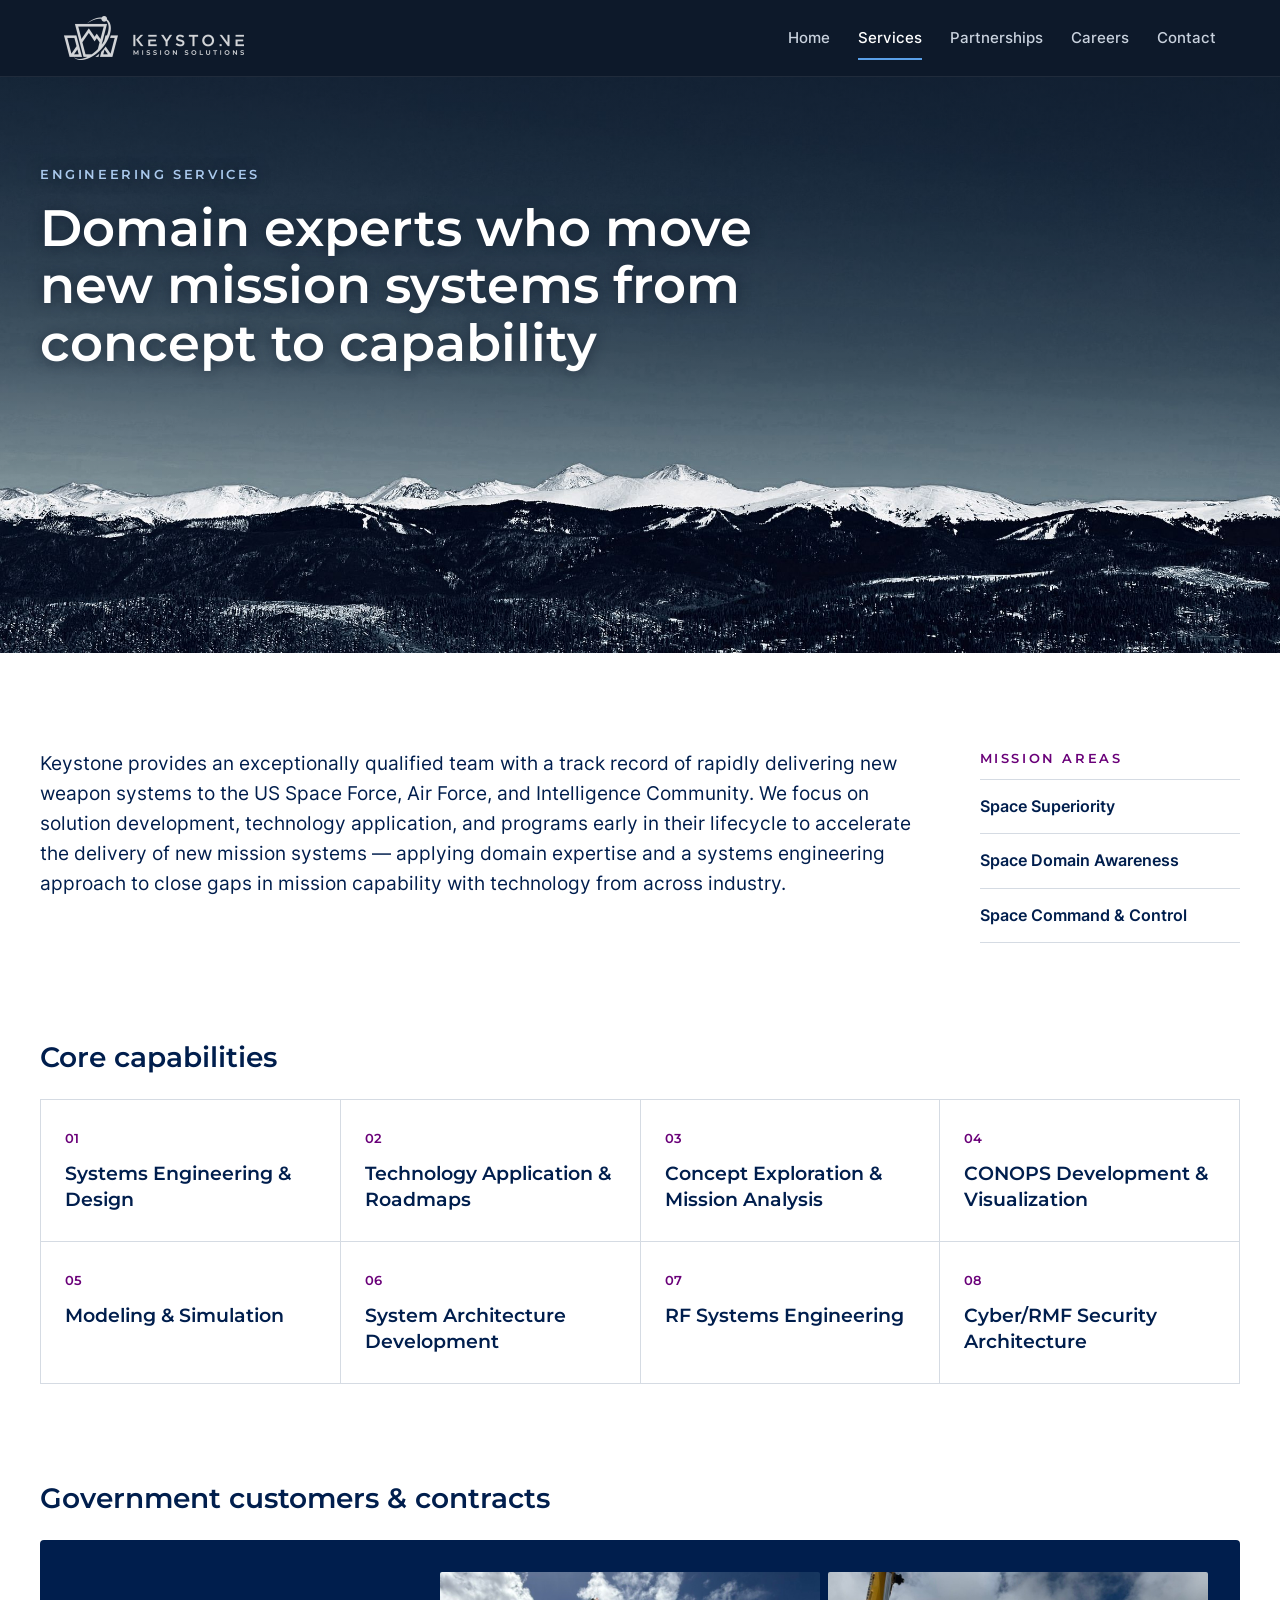
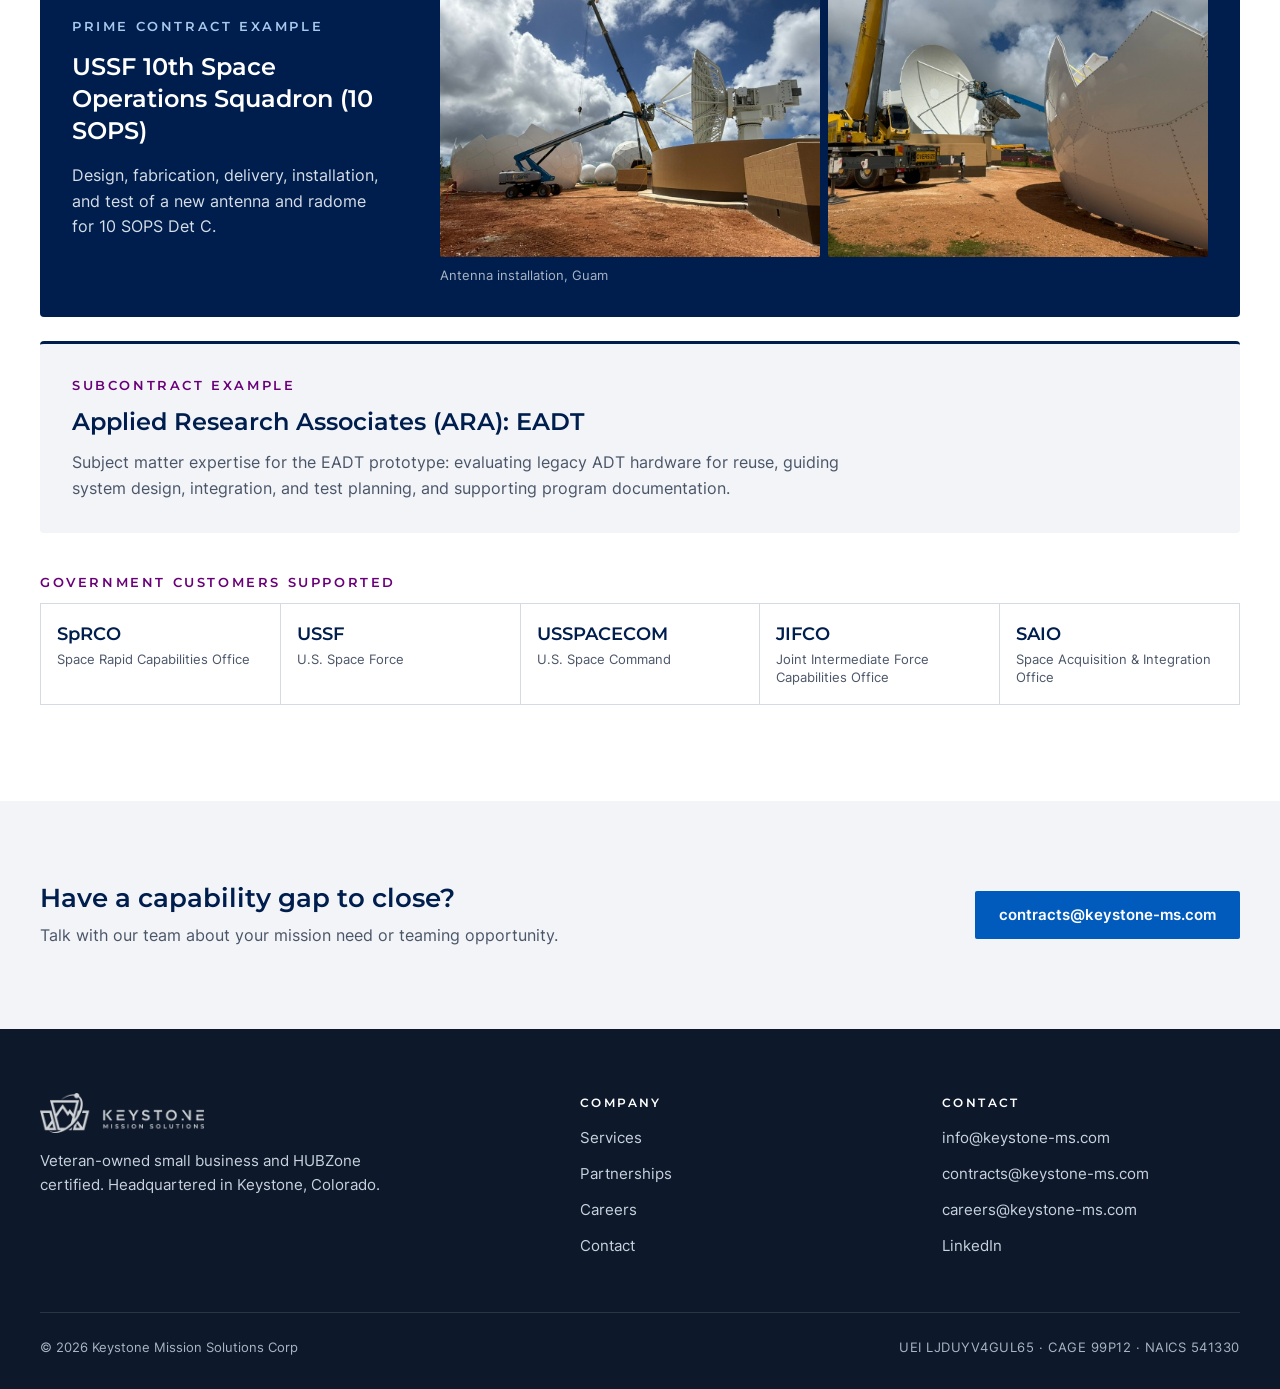
<file: services.html>
<!doctype html>
<html lang="en">
<head>
<meta charset="utf-8">
<meta name="viewport" content="width=device-width, initial-scale=1">
<meta http-equiv="Content-Security-Policy" content="default-src 'self'; img-src 'self'; style-src 'self'; font-src 'self'; script-src 'self'; connect-src 'none'; object-src 'none'; frame-src 'none'; base-uri 'self'; form-action 'none'">
<meta name="referrer" content="strict-origin-when-cross-origin">
<title>Engineering Services | Keystone Mission Solutions</title>
<meta name="description" content="Systems engineering, architecture, RF, modeling and simulation, and cyber/RMF security for the US Space Force, Air Force, and Intelligence Community.">
<link rel="canonical" href="https://keystone-ms.com/services.html">
<meta property="og:type" content="website">
<meta property="og:site_name" content="Keystone Mission Solutions">
<meta property="og:title" content="Engineering Services | Keystone Mission Solutions">
<meta property="og:description" content="Systems engineering, architecture, RF, modeling and simulation, and cyber/RMF security for the US Space Force, Air Force, and Intelligence Community.">
<meta property="og:url" content="https://keystone-ms.com/services.html">
<meta property="og:image" content="https://keystone-ms.com/assets/img/og-image.jpg">
<meta name="twitter:card" content="summary_large_image">
<link rel="icon" href="favicon.ico" sizes="any">
<link rel="icon" type="image/png" href="assets/img/favicon-32.png">
<link rel="apple-touch-icon" href="assets/img/apple-touch-icon.png">
<link rel="preload" href="assets/fonts/montserrat-latin-600-normal.woff2" as="font" type="font/woff2" crossorigin>
<link rel="stylesheet" href="assets/css/site.css">
<script src="assets/js/site.js" defer></script>
</head>
<body>
<a class="skip" href="#main">Skip to content</a>
<header class="site-header">
  <div class="site-header__inner">
    <a class="site-header__logo" href="./" aria-label="Keystone Mission Solutions home"><img src="assets/img/logo-horizontal-white.png" alt="Keystone Mission Solutions" width="180" height="44"></a>
    <nav aria-label="Main">
      <ul class="nav">
        <li><a href="./">Home</a></li>
        <li><a href="services.html" aria-current="page">Services</a></li>
        <li><a href="partnerships.html">Partnerships</a></li>
        <li><a href="careers.html">Careers</a></li>
        <li><a href="contact.html">Contact</a></li>
      </ul>
    </nav>
  </div>
</header>
<main id="main">

<section class="band">
  <div class="wrap stack">
    <p class="eyebrow eyebrow--light">Engineering services</p>
    <h1 class="h1">Domain experts who move new mission systems from concept to capability</h1>
  </div>
</section>

<section class="sec">
  <div class="wrap split">
    <p class="lead split__main">Keystone provides an exceptionally qualified team with a track record of rapidly delivering new weapon systems to the US Space Force, Air Force, and Intelligence Community. We focus on solution development, technology application, and programs early in their lifecycle to accelerate the delivery of new mission systems &mdash; applying domain expertise and a systems engineering approach to close gaps in mission capability with technology from across industry.</p>
    <div class="split__side stack stack--sm">
      <p class="eyebrow">Mission areas</p>
      <ul class="rule-list">
        <li>Space Superiority</li>
        <li>Space Domain Awareness</li>
        <li>Space Command &amp; Control</li>
      </ul>
    </div>
  </div>
</section>

<section class="sec sec--top0">
  <div class="wrap stack">
    <h2 class="h2">Core capabilities</h2>
    <ul class="tiles tiles--260 tiles--num">
      <li><span class="num">01</span><span class="name">Systems Engineering &amp; Design</span></li>
      <li><span class="num">02</span><span class="name">Technology Application &amp; Roadmaps</span></li>
      <li><span class="num">03</span><span class="name">Concept Exploration &amp; Mission Analysis</span></li>
      <li><span class="num">04</span><span class="name">CONOPS Development &amp; Visualization</span></li>
      <li><span class="num">05</span><span class="name">Modeling &amp; Simulation</span></li>
      <li><span class="num">06</span><span class="name">System Architecture Development</span></li>
      <li><span class="num">07</span><span class="name">RF Systems Engineering</span></li>
      <li><span class="num">08</span><span class="name">Cyber/RMF Security Architecture</span></li>
    </ul>
  </div>
</section>

<section class="sec sec--top0" aria-labelledby="customers">
  <div class="wrap stack">
    <h2 class="h2" id="customers">Government customers &amp; contracts</h2>
    <article class="prime">
      <div class="prime__text">
        <p class="eyebrow eyebrow--light">Prime contract example</p>
        <h3 class="prime__title">USSF 10th Space Operations Squadron (10 SOPS)</h3>
        <p class="soft">Design, fabrication, delivery, installation, and test of a new antenna and radome for 10 SOPS Det C.</p>
      </div>
      <figure class="prime__photos">
        <div class="pair">
          <img src="assets/img/guam-1.jpg" alt="Crane and lift positioning a large satellite antenna beside white radomes in Guam" width="1024" height="768" loading="lazy">
          <img src="assets/img/guam-2.jpg" alt="Antenna reflector being installed beside a radome under construction" width="1024" height="768" loading="lazy">
        </div>
        <figcaption>Antenna installation, Guam</figcaption>
      </figure>
    </article>

    <article class="card card--rule sub">
      <p class="eyebrow">Subcontract example</p>
      <h3 class="prime__title">Applied Research Associates (ARA): EADT</h3>
      <p class="muted">Subject matter expertise for the EADT prototype: evaluating legacy ADT hardware for reuse, guiding system design, integration, and test planning, and supporting program documentation.</p>
    </article>

    <div class="stack stack--sm lists-gap">
      <h3 class="eyebrow">Government customers supported</h3>
      <ul class="tiles tiles--190 tiles--names">
        <li><span class="name">SpRCO</span><span class="full">Space Rapid Capabilities Office</span></li>
        <li><span class="name">USSF</span><span class="full">U.S. Space Force</span></li>
        <li><span class="name">USSPACECOM</span><span class="full">U.S. Space Command</span></li>
        <li><span class="name">JIFCO</span><span class="full">Joint Intermediate Force Capabilities Office</span></li>
        <li><span class="name">SAIO</span><span class="full">Space Acquisition &amp; Integration Office</span></li>
      </ul>
    </div>
  </div>
</section>

<section class="sec sec--alt sec--tight">
  <div class="wrap cta">
    <div class="cta__text">
      <h2 class="h2 h2--sm">Have a capability gap to close?</h2>
      <p class="muted">Talk with our team about your mission need or teaming opportunity.</p>
    </div>
    <a data-user="contracts" class="btn btn--primary" href="contact.html">contracts [at] keystone-ms.com</a>
  </div>
</section>
</main>
<footer class="site-footer">
  <div class="wrap">
    <div class="site-footer__cols">
      <div class="site-footer__brand">
        <img src="assets/img/logo-horizontal-white.png" alt="Keystone Mission Solutions" width="163" height="40">
        <p>Veteran-owned small business and HUBZone certified. Headquartered in Keystone, Colorado.</p>
      </div>
      <nav class="site-footer__col" aria-label="Footer">
        <h2>Company</h2>
        <ul>
          <li><a href="services.html">Services</a></li>
          <li><a href="partnerships.html">Partnerships</a></li>
          <li><a href="careers.html">Careers</a></li>
          <li><a href="contact.html">Contact</a></li>
        </ul>
      </nav>
      <div class="site-footer__col">
        <h2>Contact</h2>
        <ul>
          <li><a data-user="info" href="contact.html">info [at] keystone-ms.com</a></li>
          <li><a data-user="contracts" href="contact.html">contracts [at] keystone-ms.com</a></li>
          <li><a data-user="careers" href="contact.html">careers [at] keystone-ms.com</a></li>
          <li><a href="https://www.linkedin.com/company/keystone-ms" rel="noopener">LinkedIn</a></li>
        </ul>
      </div>
    </div>
    <div class="site-footer__base">
      <p>&copy; 2026 Keystone Mission Solutions Corp</p>
      <p class="code">UEI LJDUYV4GUL65 &middot; CAGE 99P12 &middot; NAICS 541330</p>
    </div>
  </div>
</footer>
</body>
</html>
</file>
<file: assets/css/site.css>
/* Keystone Mission Solutions — site styles */

@font-face { font-family: "Inter"; font-weight: 400; font-style: normal; font-display: swap; src: url("../fonts/inter-latin-400-normal.woff2") format("woff2"); }
@font-face { font-family: "Inter"; font-weight: 500; font-style: normal; font-display: swap; src: url("../fonts/inter-latin-500-normal.woff2") format("woff2"); }
@font-face { font-family: "Inter"; font-weight: 600; font-style: normal; font-display: swap; src: url("../fonts/inter-latin-600-normal.woff2") format("woff2"); }
@font-face { font-family: "Montserrat"; font-weight: 500; font-style: normal; font-display: swap; src: url("../fonts/montserrat-latin-500-normal.woff2") format("woff2"); }
@font-face { font-family: "Montserrat"; font-weight: 600; font-style: normal; font-display: swap; src: url("../fonts/montserrat-latin-600-normal.woff2") format("woff2"); }

:root {
  --navy: #001E4D;
  --blue: #005BBC;
  --blue-dark: #004A99;
  --purple: #6A0079;
  --night: #0D192A;
  --surface: #FFFFFF;
  --surface-alt: #F2F4F7;
  --ink: #001E4D;
  --ink-muted: #4A5568;
  --hairline: #D5DBE3;
  --on-dark: #FFFFFF;
  --on-dark-soft: #D6DEE8;
  --on-dark-muted: #A9B4C4;
  --sky: #A9C8EC;
  --display: "Montserrat", system-ui, sans-serif;
  --sans: "Inter", system-ui, -apple-system, "Segoe UI", sans-serif;
}

*, *::before, *::after { box-sizing: border-box; }
html { -webkit-text-size-adjust: 100%; }
body { margin: 0; background: var(--surface); color: var(--ink); font-family: var(--sans); font-size: 16px; line-height: 1.6; }
img { max-width: 100%; height: auto; display: block; }
a { color: var(--blue); }
a:hover { color: var(--navy); }
:focus-visible { outline: 3px solid #5AA0E8; outline-offset: 2px; }
h1, h2, h3, p, ul, dl, dd, figure { margin: 0; }
ul { list-style: none; padding: 0; }

.skip { position: absolute; left: -9999px; top: 0; background: var(--surface); color: var(--navy); padding: 12px 16px; z-index: 10; }
.skip:focus { left: 16px; top: 16px; }

.wrap { max-width: 1200px; margin: 0 auto; }
.sec { padding: 96px 24px; }
.sec--top0 { padding-top: 0; }
.sec--tight { padding: 80px 24px; }
.sec--alt { background: var(--surface-alt); }
.sec--navy { background: var(--navy); color: var(--on-dark); }
.stack { display: flex; flex-direction: column; gap: 24px; }
.stack--sm { gap: 12px; }
.stack--md { gap: 16px; }
.stack--lg { gap: 32px; }

/* Type */
.eyebrow { font-family: var(--display); font-weight: 600; font-size: 13px; line-height: 18px; letter-spacing: 0.2em; text-transform: uppercase; color: var(--purple); }
.eyebrow--light { color: var(--sky); }
.h1 { font-family: var(--display); font-weight: 600; font-size: clamp(32px, 4vw, 52px); line-height: 1.12; color: var(--on-dark); max-width: 800px; }
.h1--hero { font-size: clamp(34px, 3.5vw, 50px); line-height: 1.12; letter-spacing: 0.01em; max-width: 820px; }
.hero .eyebrow { letter-spacing: 0.1em; text-wrap: balance; }
.h2 { font-family: var(--display); font-weight: 600; font-size: 28px; line-height: 36px; }
.h2--sm { font-size: 26px; line-height: 34px; }
.h2--fluid { font-size: clamp(26px, 2.6vw, 34px); line-height: 1.25; }
.h3 { font-family: var(--display); font-weight: 600; font-size: 22px; line-height: 30px; }
.lead { font-size: 19px; line-height: 30px; }
.lead--dark { color: var(--on-dark-soft); max-width: 640px; }
.statement { font-family: var(--display); font-weight: 500; font-size: clamp(22px, 2.4vw, 30px); line-height: 1.4; }
.muted { color: var(--ink-muted); }
.soft { color: var(--on-dark-soft); }
.small { font-size: 14px; line-height: 22px; }

/* Buttons and links */
.btn { display: inline-flex; align-items: center; min-height: 48px; padding: 0 24px; border-radius: 2px; font-weight: 600; font-size: 15px; text-decoration: none; }
.btn--primary { background: var(--blue); color: #FFFFFF; }
.btn--primary:hover { background: var(--blue-dark); color: #FFFFFF; }
.btn--ghost { color: #FFFFFF; box-shadow: inset 0 0 0 1px rgba(255,255,255,.7); }
.btn--ghost:hover { background: rgba(255,255,255,.12); color: #FFFFFF; }
.btn--outline { color: var(--blue); box-shadow: inset 0 0 0 1px var(--blue); min-height: 44px; padding: 0 20px; }
.btn--outline:hover { background: var(--blue); color: #FFFFFF; }
.btn-row { display: flex; flex-wrap: wrap; gap: 12px; margin-top: 8px; }
.text-link { font-weight: 600; font-size: 15px; line-height: 44px; text-decoration: none; color: var(--blue); }
.text-link:hover { text-decoration: underline; color: var(--navy); }

/* Header */
.site-header { background: var(--night); border-bottom: 1px solid rgba(255,255,255,.08); }
.site-header__inner { max-width: 1200px; margin: 0 auto; padding: 16px 24px; display: flex; flex-wrap: wrap; align-items: center; justify-content: space-between; gap: 8px 32px; }
.site-header__logo img { height: 44px; width: auto; }
.nav { display: flex; flex-wrap: wrap; gap: 0 28px; }
.nav a { display: inline-block; font-weight: 500; font-size: 15px; line-height: 44px; color: #C9D2DE; text-decoration: none; }
.nav a:hover { color: #FFFFFF; }
.nav a[aria-current="page"] { color: #FFFFFF; box-shadow: inset 0 -2px 0 #5AA0E8; }

/* Photo banners */
.hero, .band {
  background: linear-gradient(180deg, rgba(13,25,42,.55) 0%, rgba(13,25,42,.3) 50%, rgba(13,25,42,0) 72%), url("../img/hero-2400.jpg") center bottom / cover no-repeat #0D192A;
}
@media (max-width: 900px) {
  .hero, .band {
    background-image: linear-gradient(180deg, rgba(13,25,42,.55) 0%, rgba(13,25,42,.3) 50%, rgba(13,25,42,0) 72%), url("../img/hero-1200.jpg");
  }
}
.hero h1, .hero p, .band h1, .band p { text-shadow: 0 1px 14px rgba(13,25,42,.65); }
.hero { padding: 104px 24px max(280px, 24vw); }
.band { padding: 88px 24px max(220px, 22vw); }
.band .stack { gap: 16px; }
.hero__inner { display: flex; flex-wrap: wrap-reverse; align-items: center; gap: 40px 56px; }
.hero__text { flex: 999 1 480px; min-width: 0; }

/* Layout helpers */
.split { display: flex; flex-wrap: wrap; gap: 32px 64px; align-items: start; }
.split--wide-gap { gap: 40px 64px; }
.split__side { flex: 1 1 260px; min-width: 0; }
.split__main { flex: 999 1 560px; min-width: 0; }
.cards { display: grid; grid-template-columns: repeat(auto-fit, minmax(280px, 1fr)); gap: 24px; }
.card { display: flex; flex-direction: column; gap: 12px; padding: 32px; background: var(--surface-alt); border-radius: 4px; }
.card--rule { border-top: 3px solid var(--navy); }
.card--outline { background: transparent; border: 1px solid var(--hairline); border-top: 3px solid var(--navy); gap: 8px; }
.card p.grow { flex-grow: 1; }

/* Hairline tile grids */
.tiles { display: grid; gap: 1px; background: var(--hairline); border: 1px solid var(--hairline); }
.tiles--260 { grid-template-columns: repeat(auto-fill, minmax(260px, 1fr)); }
.tiles--190 { grid-template-columns: repeat(auto-fit, minmax(190px, 1fr)); }
.tiles--3 { grid-template-columns: repeat(3, minmax(0, 1fr)); }
.tiles--220 { grid-template-columns: repeat(auto-fill, minmax(220px, 1fr)); }
.tiles > li { background: var(--surface); display: flex; flex-direction: column; }
.tiles--num > li { gap: 12px; padding: 28px 24px; }
.tiles--num .num { font-family: var(--display); font-weight: 600; font-size: 13px; color: var(--purple); }
.tiles--num .name { font-family: var(--display); font-weight: 600; font-size: 19px; line-height: 26px; }
.tiles--names > li { gap: 4px; padding: 18px 16px; }
.tiles--names .name { font-family: var(--display); font-weight: 600; font-size: 18px; line-height: 24px; }
.tiles--names .full { font-size: 13px; line-height: 18px; color: var(--ink-muted); }
.tiles--dark { background: rgba(255,255,255,.18); border-color: rgba(255,255,255,.18); }
.tiles--dark > li { background: var(--navy); color: var(--on-dark); padding: 20px 16px; font-weight: 500; font-size: 16px; }
.tiles--values > li { font-family: var(--display); }
.flex-main { flex: 999 1 560px; min-width: 0; align-self: start; }

/* Lists */
.rule-list { border-top: 1px solid var(--hairline); }
.rule-list > li { padding: 14px 0; border-bottom: 1px solid var(--hairline); font-weight: 600; font-size: 16px; }
.jobs { border-top: 1px solid var(--hairline); }
.jobs > li { display: flex; flex-wrap: wrap; align-items: center; justify-content: space-between; gap: 12px 24px; padding: 24px 0; border-bottom: 1px solid var(--hairline); }
.jobs .title { font-family: var(--display); font-weight: 600; font-size: 20px; line-height: 28px; }

/* Company data */
.data { display: grid; grid-template-columns: repeat(auto-fit, minmax(170px, 1fr)); border-top: 1px solid var(--hairline); }
.data > div { padding: 20px 16px 20px 0; border-bottom: 1px solid var(--hairline); }
.data dt, .data-plain dt { font-size: 13px; line-height: 20px; color: var(--ink-muted); }
.data dd { margin-top: 4px; font-weight: 600; font-size: 17px; }
.data-plain { display: grid; grid-template-columns: repeat(auto-fit, minmax(150px, 1fr)); gap: 20px 24px; }
.data-plain dd { margin-top: 4px; font-weight: 600; font-size: 16px; }
.code { letter-spacing: 0.04em; }
.data-head { display: flex; flex-wrap: wrap; justify-content: space-between; align-items: end; gap: 16px; }

/* Prime contract */
.prime { display: flex; flex-wrap: wrap; align-items: center; gap: 32px 48px; padding: 32px; background: var(--navy); color: var(--on-dark); border-radius: 4px; }
.prime__text { flex: 1 1 320px; min-width: 0; display: flex; flex-direction: column; gap: 16px; }
.prime__title { font-family: var(--display); font-weight: 600; font-size: 24px; line-height: 32px; }
.prime__photos { flex: 999 1 560px; min-width: 0; display: flex; flex-direction: column; gap: 8px; }
.prime__photos .pair { display: grid; grid-template-columns: repeat(2, minmax(0, 1fr)); gap: 8px; }
.prime__photos img { width: 100%; aspect-ratio: 4 / 3; object-fit: cover; border-radius: 2px; }
.prime__photos figcaption { font-size: 13px; line-height: 20px; color: var(--on-dark-muted); }

/* Call to action */
.cta { display: flex; flex-wrap: wrap; align-items: center; justify-content: space-between; gap: 24px; }
.cta__text { display: flex; flex-direction: column; gap: 8px; max-width: 680px; }

/* Footer */
.site-footer { background: var(--night); color: #C9D2DE; padding: 64px 24px 32px; }
.site-footer__cols { display: flex; flex-wrap: wrap; gap: 40px 64px; }
.site-footer__brand { flex: 2 1 280px; display: flex; flex-direction: column; gap: 16px; }
.site-footer__brand img { height: 40px; width: auto; align-self: flex-start; }
.site-footer__brand p { max-width: 340px; font-size: 15px; line-height: 24px; }
.site-footer__col { flex: 1 1 200px; }
.site-footer h2 { margin-bottom: 8px; font-family: var(--display); font-weight: 600; font-size: 12px; letter-spacing: 0.2em; text-transform: uppercase; color: #FFFFFF; }
.site-footer a { color: #C9D2DE; text-decoration: none; font-size: 15px; line-height: 36px; }
.site-footer a:hover { color: #FFFFFF; text-decoration: underline; }
.site-footer__base { margin-top: 48px; display: flex; flex-wrap: wrap; justify-content: space-between; gap: 8px 24px; padding-top: 24px; border-top: 1px solid rgba(255,255,255,.12); font-size: 13px; line-height: 20px; color: var(--on-dark-muted); }

/* 404 */
.notfound { min-height: 50vh; }
.email-line a { font-weight: 600; font-size: 17px; line-height: 44px; text-decoration: none; overflow-wrap: anywhere; }
.email-line a:hover { text-decoration: underline; }
.skip-text { position: absolute; width: 1px; height: 1px; overflow: hidden; clip: rect(0 0 0 0); clip-path: inset(50%); white-space: nowrap; }

/* Phone adjustments */
@media (max-width: 560px) {
  .tiles--values > li { font-family: var(--sans); font-size: 13px; padding: 16px 8px; hyphens: auto; overflow-wrap: break-word; }
  .data { grid-template-columns: repeat(2, minmax(0, 1fr)); }
  .data > div:last-child:nth-child(odd) { grid-column: 1 / -1; }
  .data-plain { grid-template-columns: repeat(2, minmax(0, 1fr)); }
  .data-plain > div:last-child:nth-child(odd) { grid-column: 1 / -1; }
  .nav { gap: 0 20px; }
}

/* Header and footer logos match the light gray hero logo */
.site-header__logo img, .site-footer__brand img { opacity: .82; }

/* Subcontract card */
.sub .muted { max-width: 820px; }
.lists-gap { margin-top: 16px; }
.statement--sm { font-size: 22px; line-height: 32px; }

/* Home hero: animated mark (keystone, then mountains, then orbit) over the wordmark.
   One 9s cycle: builds in about 3s, holds the finished logo 5s, fades, and repeats.
   The solid keystone sits over the cut one and fades out as the orbit lands, opening the gaps. */
.lockup { flex: 0 1 634px; display: flex; flex-direction: column; align-items: center; opacity: .82; margin: 0 auto; }
.lockup__word { width: 100%; height: auto; margin-top: 4.6%; }
.assemble { position: relative; width: 50.5%; aspect-ratio: 600 / 492; animation: loop-fade 9s linear infinite; }
.assemble img { position: absolute; inset: 0; width: 100%; height: 100%; }
.assemble .ks { animation: loop-ks 9s linear infinite; }
.assemble .k  { animation: loop-k 9s linear infinite; }
.assemble .m  { animation: loop-m 9s linear infinite; }
.assemble .n  { animation: loop-n 9s linear infinite; }
.assemble .o  { transform-origin: 43% 52.7%; animation: loop-o 9s linear infinite; }
@keyframes loop-fade { 0%, 90% { opacity: 1; } 95.5%, 100% { opacity: 0; } }
@keyframes loop-ks {
  0%, 2.2% { opacity: 0; transform: translateY(18px) scale(.96); animation-timing-function: cubic-bezier(.2,.7,.2,1); }
  12.2%, 28.3% { opacity: 1; transform: none; animation-timing-function: ease-in; }
  33.3%, 100% { opacity: 0; transform: none; }
}
@keyframes loop-k { 0%, 28.29% { opacity: 0; } 28.3%, 100% { opacity: 1; } }
@keyframes loop-m {
  0%, 11.1% { opacity: 0; clip-path: inset(100% 0 0 0); animation-timing-function: ease-out; }
  22.2%, 100% { opacity: 1; clip-path: inset(0 0 0 0); }
}
@keyframes loop-n {
  0%, 11.1% { opacity: 0; clip-path: inset(100% 0 0 0); animation-timing-function: ease-out; }
  22.2%, 28.3% { opacity: 1; clip-path: inset(0 0 0 0); animation-timing-function: ease-in; }
  33.3%, 100% { opacity: 0; clip-path: inset(0 0 0 0); }
}
@keyframes loop-o {
  0%, 20% { opacity: 0; transform: rotate(-40deg) scale(1.12); animation-timing-function: cubic-bezier(.2,.7,.2,1); }
  34.4%, 100% { opacity: 1; transform: none; }
}
@media (prefers-reduced-motion: reduce) { .assemble, .assemble img { animation: none; } .assemble .ks, .assemble .n { display: none; } }
</file>
